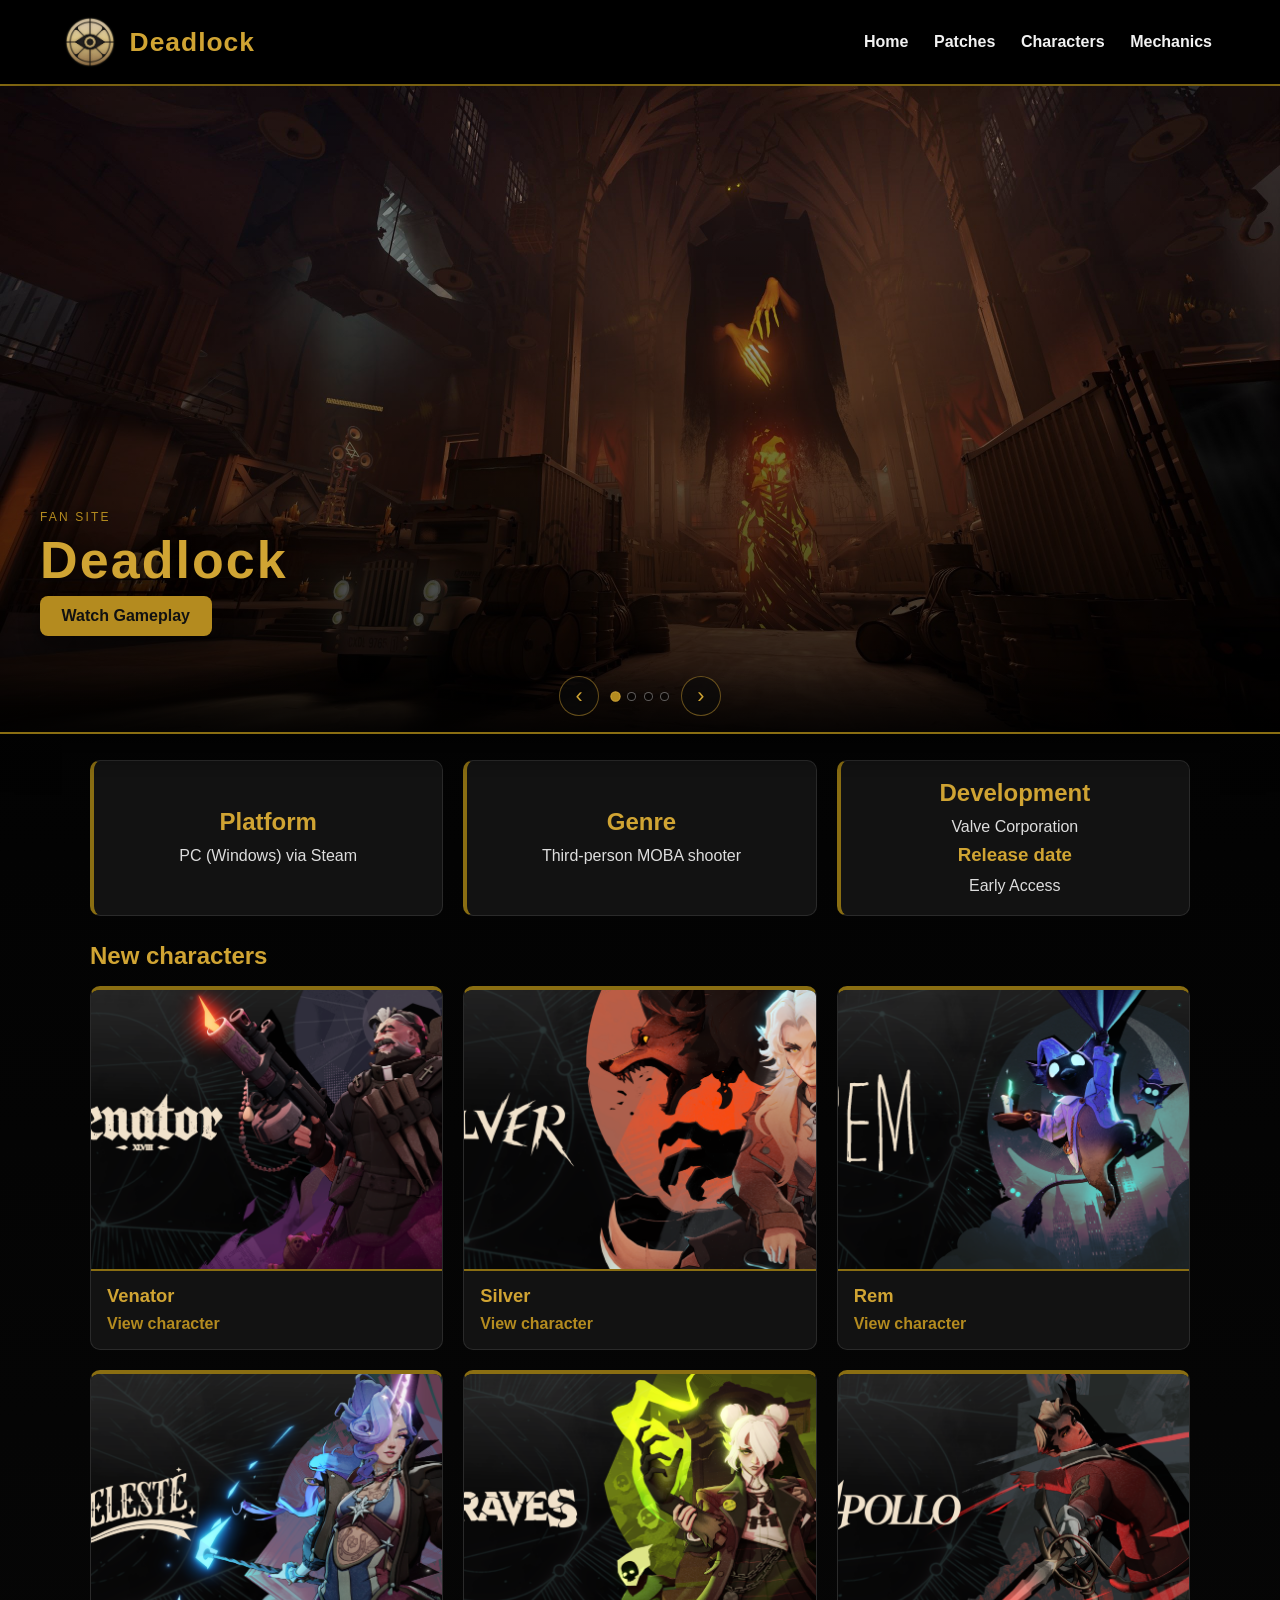
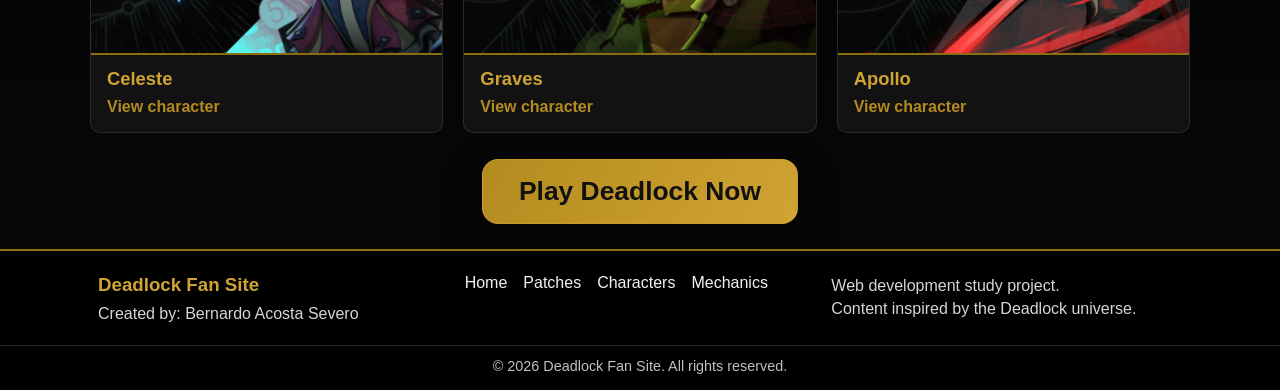
<file: index.html>
<!DOCTYPE html>
<html lang="en">
<head>
    <meta charset="UTF-8">
    <title>Deadlock Site</title>
    <link rel="stylesheet" href="index.css">
</head>
<body>

<header>
  <div>
    <img src="DeadlockLogo.png" alt="Dealock Site">
    <h1>Deadlock</h1>
  </div>

  <nav>
    <ul>
      <li><a href="index.html">Home</a></li>
      <li><a href="Patches.html">Patches</a></li>
      <li><a href="characters.html">Characters</a></li>
      <li><a href="mechanics.html">Mechanics</a></li>
    </ul>
  </nav>
</header>

<main>
  <section class="home-hero" aria-label="Visual highlights">
    <div class="hero-carousel">
      <div class="hero-slides">
        <div class="hero-slide active">
          <img src="images/img1.jpg" alt="Deadlock — captura 1">
        </div>
        <div class="hero-slide">
          <img src="images/img2.jpg" alt="Deadlock — captura 2">
        </div>
        <div class="hero-slide">
          <img src="images/img3.jpg" alt="Deadlock — captura 3">
        </div>
        <div class="hero-slide">
          <img src="images/img4.jpg" alt="Deadlock — captura 4">
        </div>
      </div>
      <div class="hero-overlay">
        <p class="hero-eyebrow">Fan site</p>
        <h2 class="hero-title">Deadlock</h2>
        <a class="hero-cta" href="https://www.youtube.com/watch?v=EYfAbig3IV4" target="_blank" rel="noopener noreferrer">Watch Gameplay</a>
      </div>
      <div class="hero-controls" role="group" aria-label="Controle do carrossel">
        <button type="button" class="hero-prev" aria-label="Imagem anterior">&lsaquo;</button>
        <div class="hero-dots"></div>
        <button type="button" class="hero-next" aria-label="Próxima imagem">&rsaquo;</button>
      </div>
    </div>
  </section>

  <section class="game-info" aria-label="Game information">
    <div>
      <h2>Platform</h2>
      <p>PC (Windows) via Steam</p>
    </div>
    <div>
      <h2>Genre</h2>
      <p>Third-person MOBA shooter</p>
    </div>
    <div>
      <h2>Development</h2>
      <p>Valve Corporation</p>
      <h3>Release date</h3>
      <p>Early Access</p>
    </div>
  </section>

  <section class="new-characters">
    <div class="section-title">
      <h2>New characters</h2>
    </div>

    <div class="character-grid">
      <article class="character-card">
        <div class="character-card-media">
          <img src="images/heroes/venator.png" alt="Venator">
        </div>
        <h3>Venator</h3>
        <a href="characters.html#venator">View character</a>
      </article>

      <article class="character-card">
        <div class="character-card-media">
          <img src="images/heroes/silver.png" alt="Silver">
        </div>
        <h3>Silver</h3>
        <a href="characters.html#silver">View character</a>
      </article>

      <article class="character-card">
        <div class="character-card-media">
          <img src="images/heroes/rem.png" alt="Rem">
        </div>
        <h3>Rem</h3>
        <a href="characters.html#rem">View character</a>
      </article>

      <article class="character-card">
        <div class="character-card-media">
          <img src="images/heroes/celeste.png" alt="Celeste">
        </div>
        <h3>Celeste</h3>
        <a href="characters.html#celeste">View character</a>
      </article>

      <article class="character-card">
        <div class="character-card-media">
          <img src="images/heroes/graves.png" alt="Graves">
        </div>
        <h3>Graves</h3>
        <a href="characters.html#graves">View character</a>
      </article>

      <article class="character-card">
        <div class="character-card-media">
          <img src="images/heroes/apollo.png" alt="Apollo">
        </div>
        <h3>Apollo</h3>
        <a href="characters.html#apollo">View character</a>
      </article>
    </div>
  </section>

  <section class="steam-cta steam-cta--button-only">
    <a class="steam-button" href="https://store.steampowered.com/app/1422450/Deadlock/">Play Deadlock Now</a>
  </section>
</main>

<footer>
  <div class="footer-content">
    <div class="footer-brand">
      <h3>Deadlock Fan Site</h3>
      <p>Created by: Bernardo Acosta Severo</p>
    </div>

    <div class="footer-links">
      <a href="index.html">Home</a>
      <a href="Patches.html">Patches</a>
      <a href="characters.html">Characters</a>
      <a href="mechanics.html">Mechanics</a>
    </div>

    <div class="footer-contact">
      <p>Web development study project.</p>
      <p>Content inspired by the Deadlock universe.</p>
    </div>
  </div>

  <div class="footer-bottom">
    <p>&copy; 2026 Deadlock Fan Site. All rights reserved.</p>
  </div>
</footer>

<script src="index.js" defer></script>
</body>
</html>
</file>
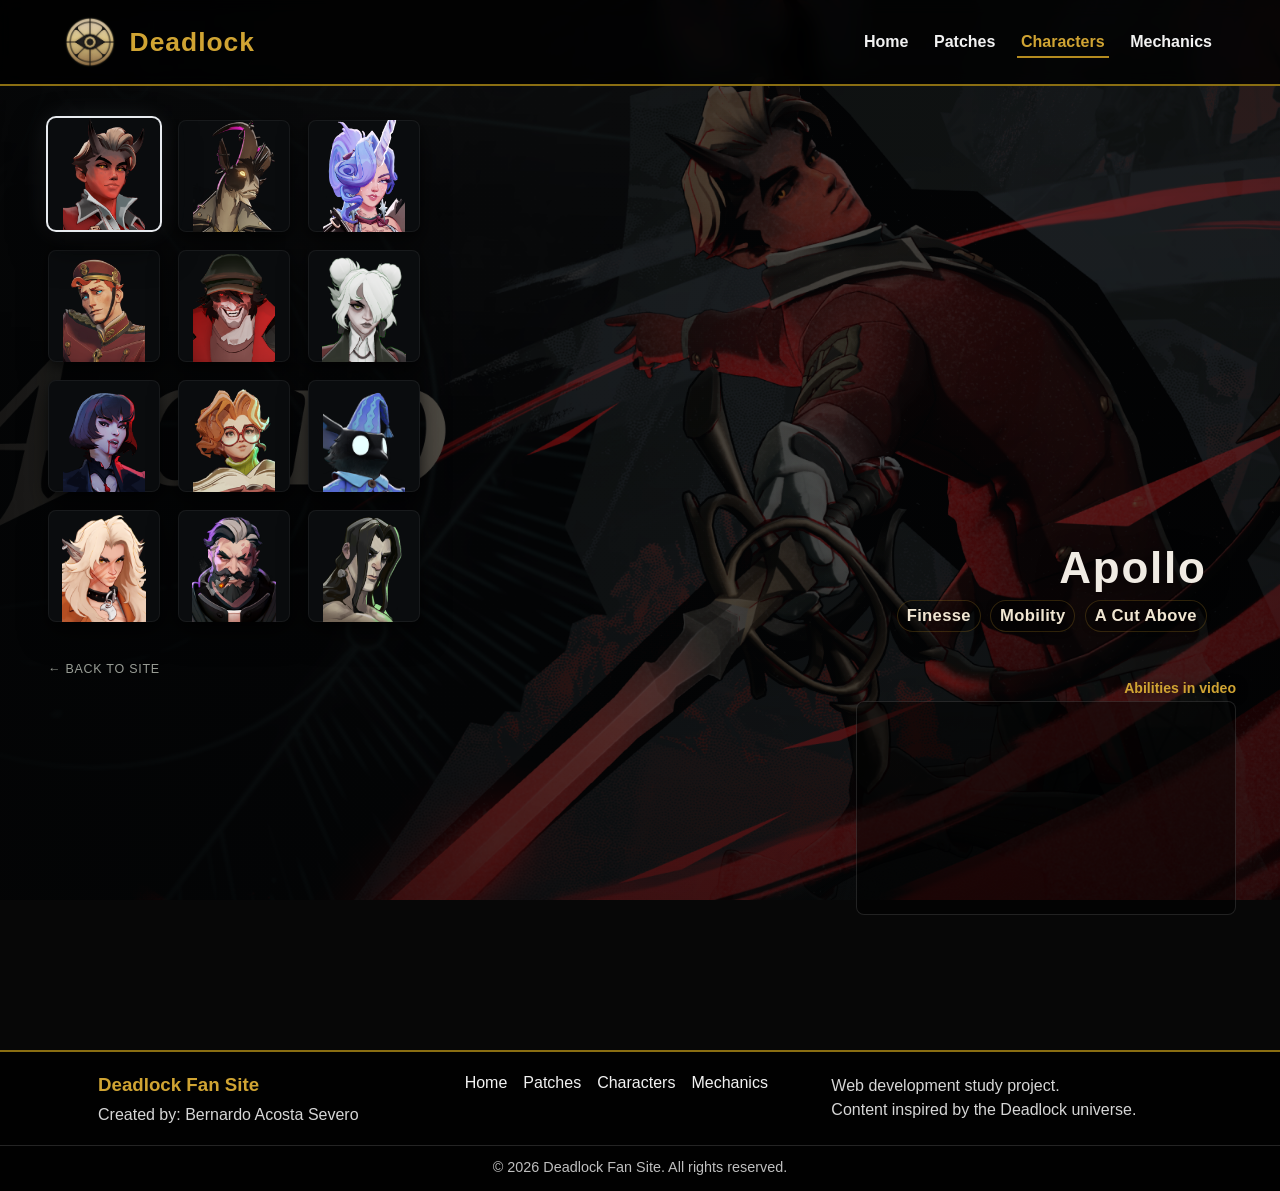
<file: characters.html>
<!DOCTYPE html>
<html lang="en">
<head>
  <meta charset="UTF-8">
  <meta name="viewport" content="width=device-width, initial-scale=1">
  <title>Characters — Deadlock Site</title>
  <link rel="stylesheet" href="index.css">
  <link rel="stylesheet" href="characters.css">
</head>
<body class="characters-page">

<div class="page-bg" id="page-bg" aria-hidden="true"></div>
<div class="page-scrim" aria-hidden="true"></div>

<header>
  <div>
    <img src="DeadlockLogo.png" alt="Deadlock">
    <h1>Deadlock</h1>
  </div>

  <nav>
    <ul>
      <li><a href="index.html">Home</a></li>
      <li><a href="Patches.html">Patches</a></li>
      <li><a href="characters.html" aria-current="page">Characters</a></li>
      <li><a href="mechanics.html">Mechanics</a></li>
    </ul>
  </nav>
</header>

<main class="characters-main">

  <div class="characters-layout">
    <aside class="select-hero-panel" aria-label="Character selection">
      <div class="character-select-grid" id="character-nav" role="group" aria-label="Character grid"></div>
      <a class="select-back" href="index.html">← Back to site</a>
    </aside>

    <div class="characters-right">
      <section class="character-panel" id="character-panel" aria-live="polite" aria-atomic="true">
        <div class="character-text">
          <h3 class="detail-name" id="detail-name"></h3>
          <div class="detail-traits" id="detail-traits" role="list" aria-label="Characteristics"></div>
        </div>
      </section>

      <div class="character-video-dock" id="character-video-dock">
        <h4 class="video-title">Abilities in video</h4>
        <div class="video-shell" id="video-shell">
          <div class="video-placeholder" id="video-placeholder" hidden></div>
          <iframe
            id="detail-video"
            class="detail-video"
            title="Character abilities video"
            allow="accelerometer; autoplay; clipboard-write; encrypted-media; gyroscope; picture-in-picture; web-share"
            referrerpolicy="strict-origin-when-cross-origin"
            allowfullscreen
            hidden></iframe>
        </div>
      </div>
    </div>
  </div>
</main>

<footer>
  <div class="footer-content">
    <div class="footer-brand">
      <h3>Deadlock Fan Site</h3>
      <p>Created by: Bernardo Acosta Severo</p>
    </div>

    <div class="footer-links">
      <a href="index.html">Home</a>
      <a href="Patches.html">Patches</a>
      <a href="characters.html">Characters</a>
      <a href="mechanics.html">Mechanics</a>
    </div>

    <div class="footer-contact">
      <p>Web development study project.</p>
      <p>Content inspired by the Deadlock universe.</p>
    </div>
  </div>

  <div class="footer-bottom">
    <p>&copy; 2026 Deadlock Fan Site. All rights reserved.</p>
  </div>
</footer>

<script src="characters.js" defer></script>
</body>
</html>
</file>
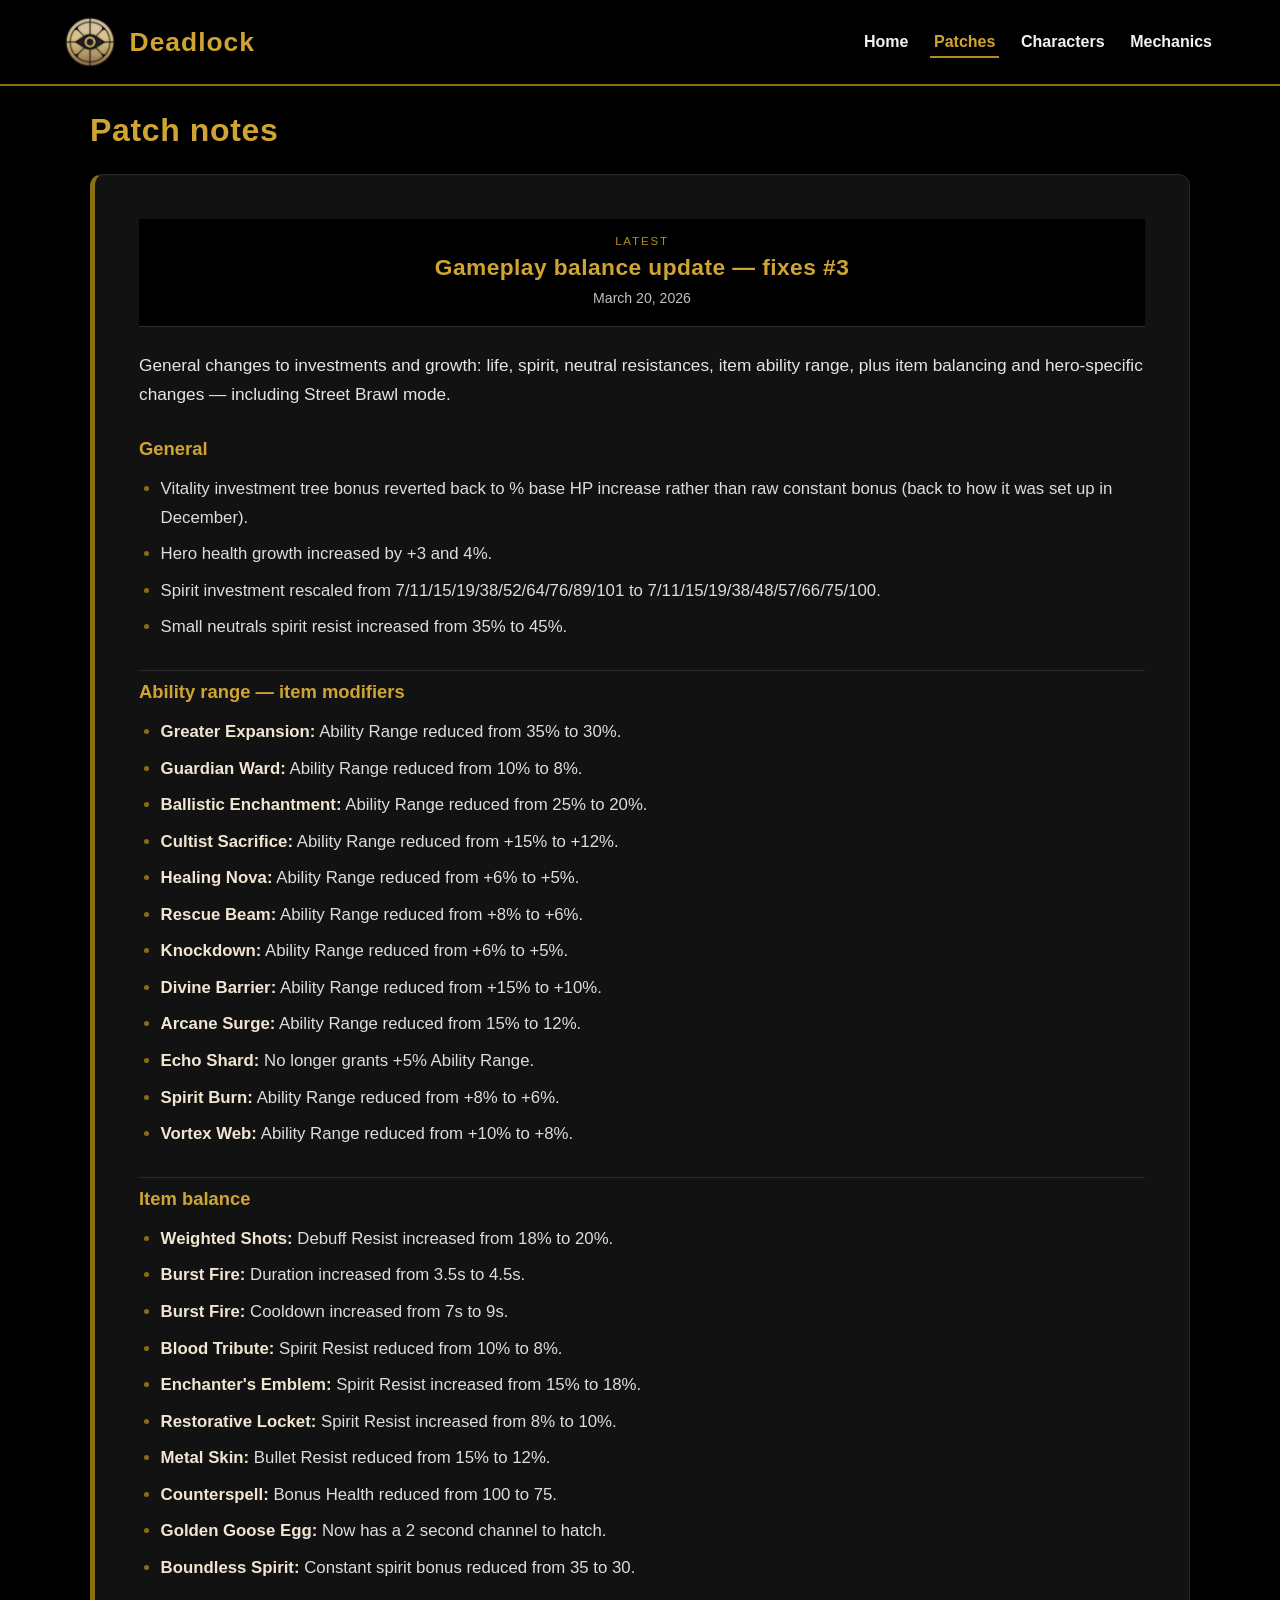
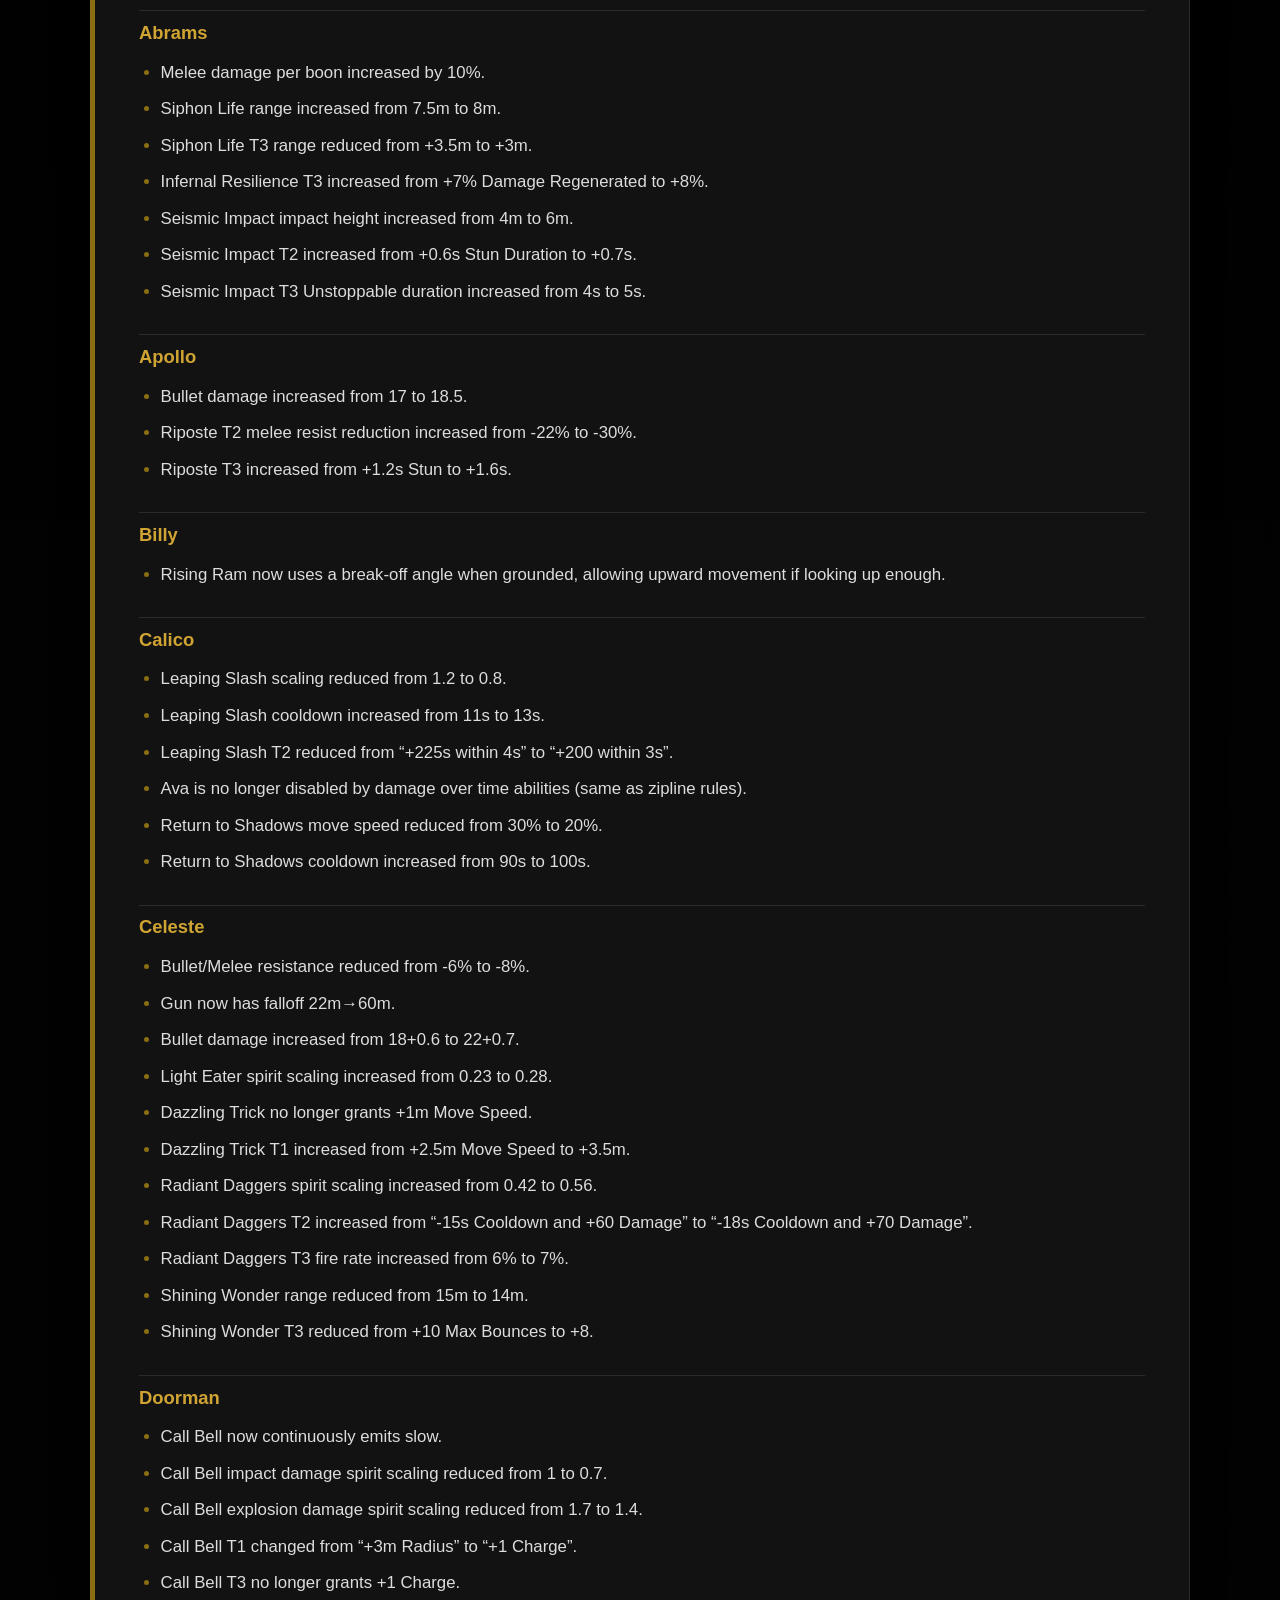
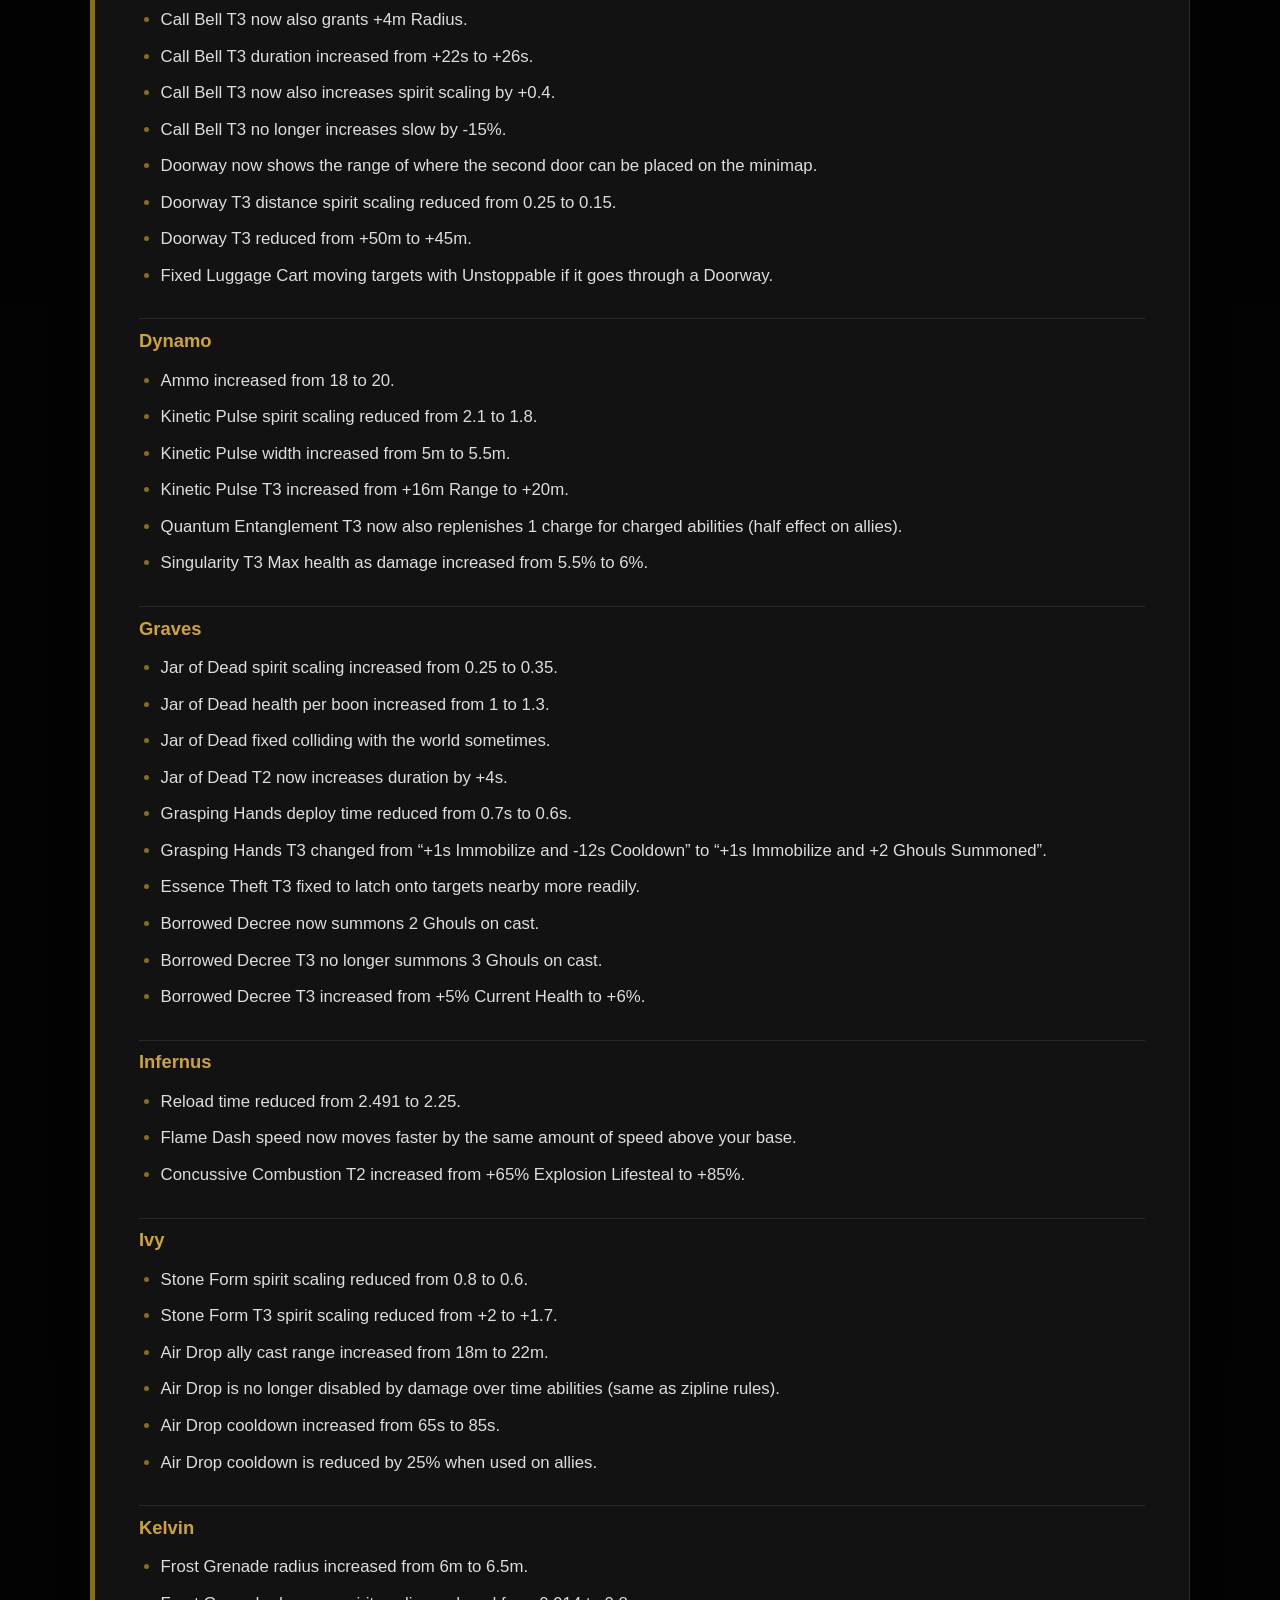
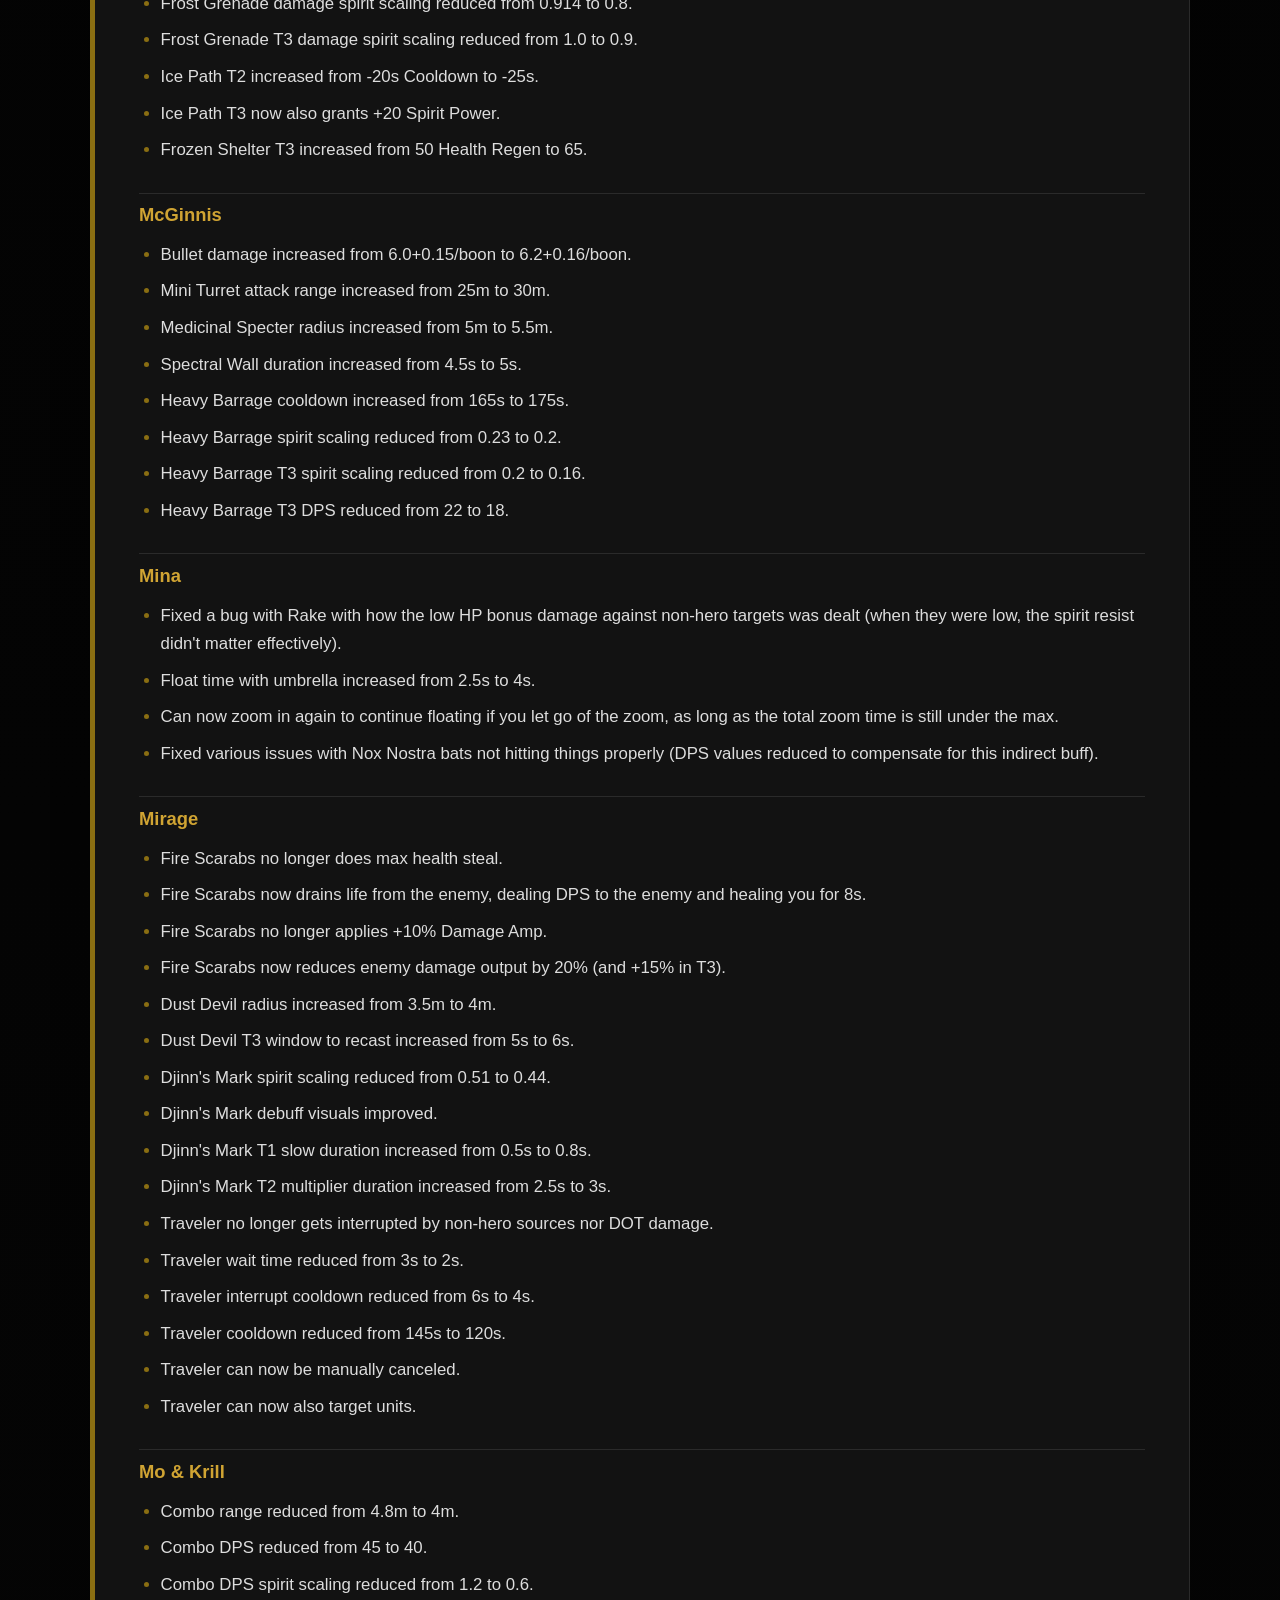
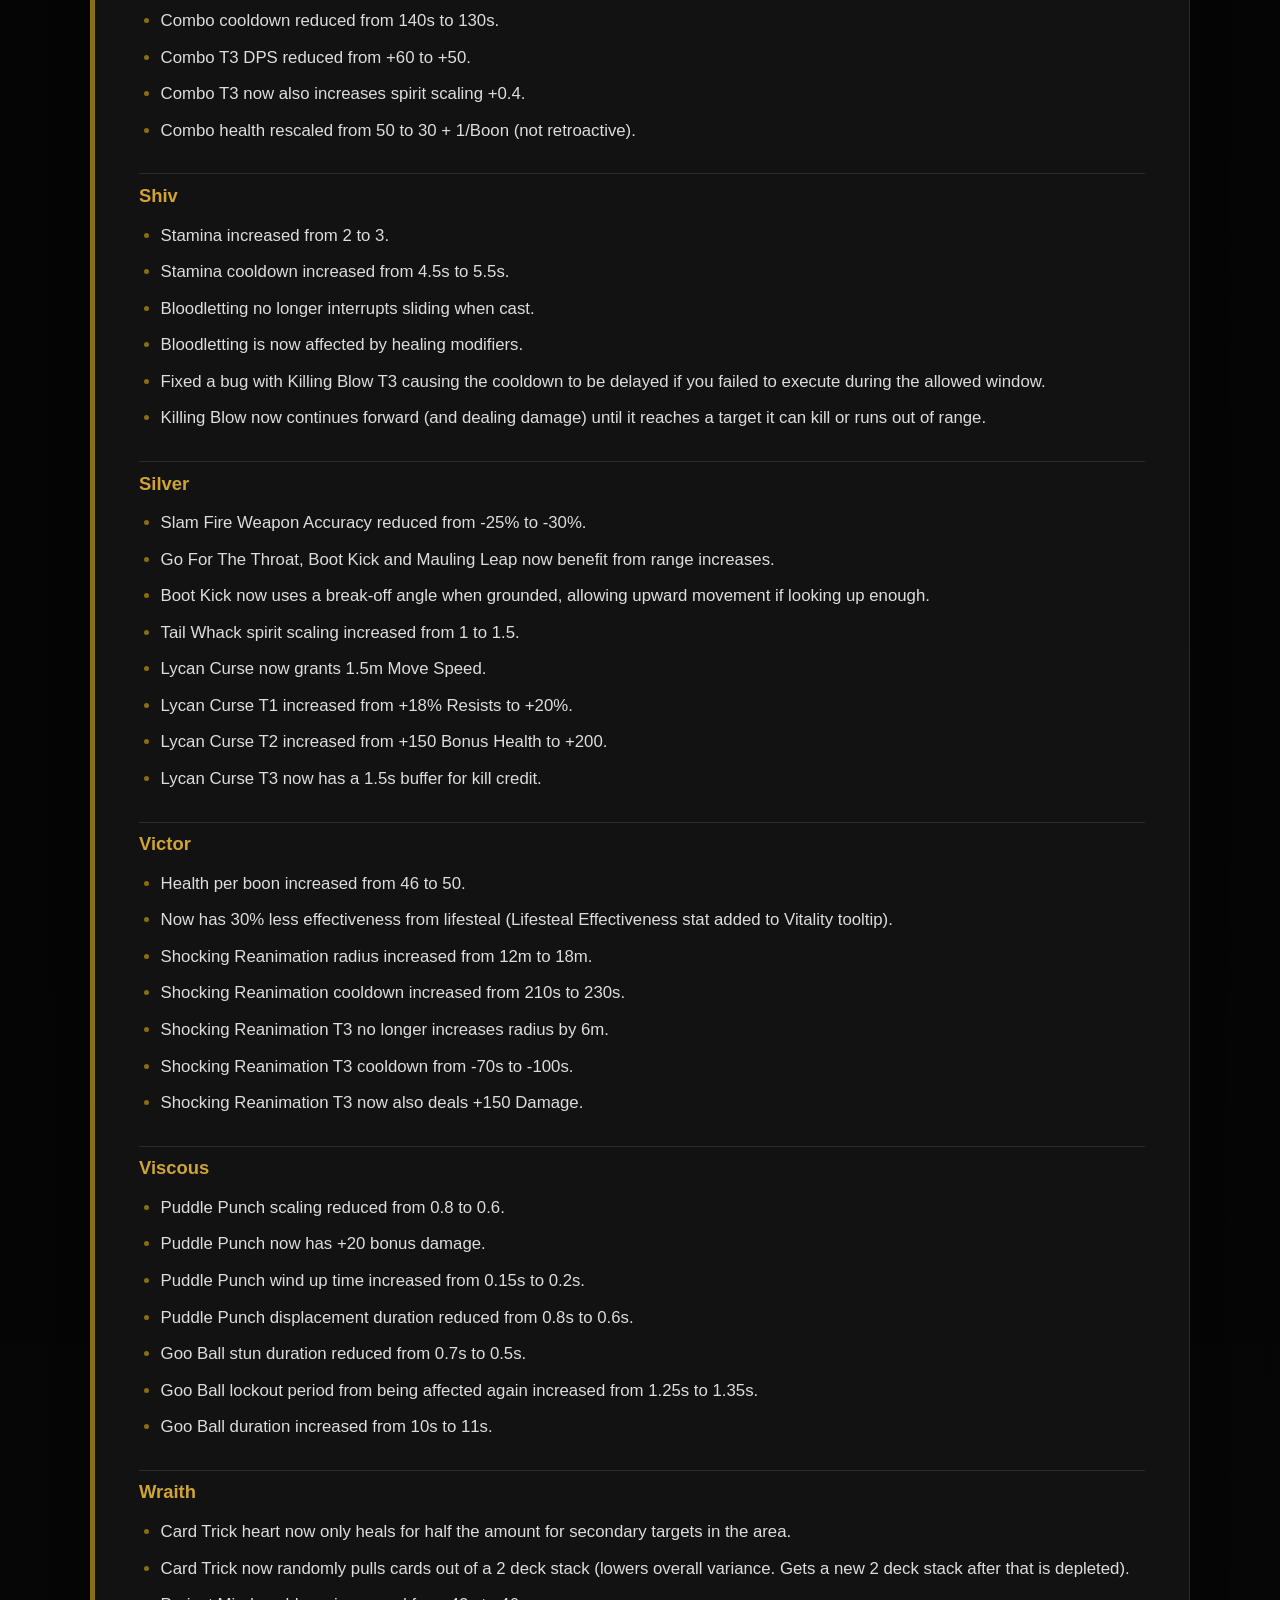
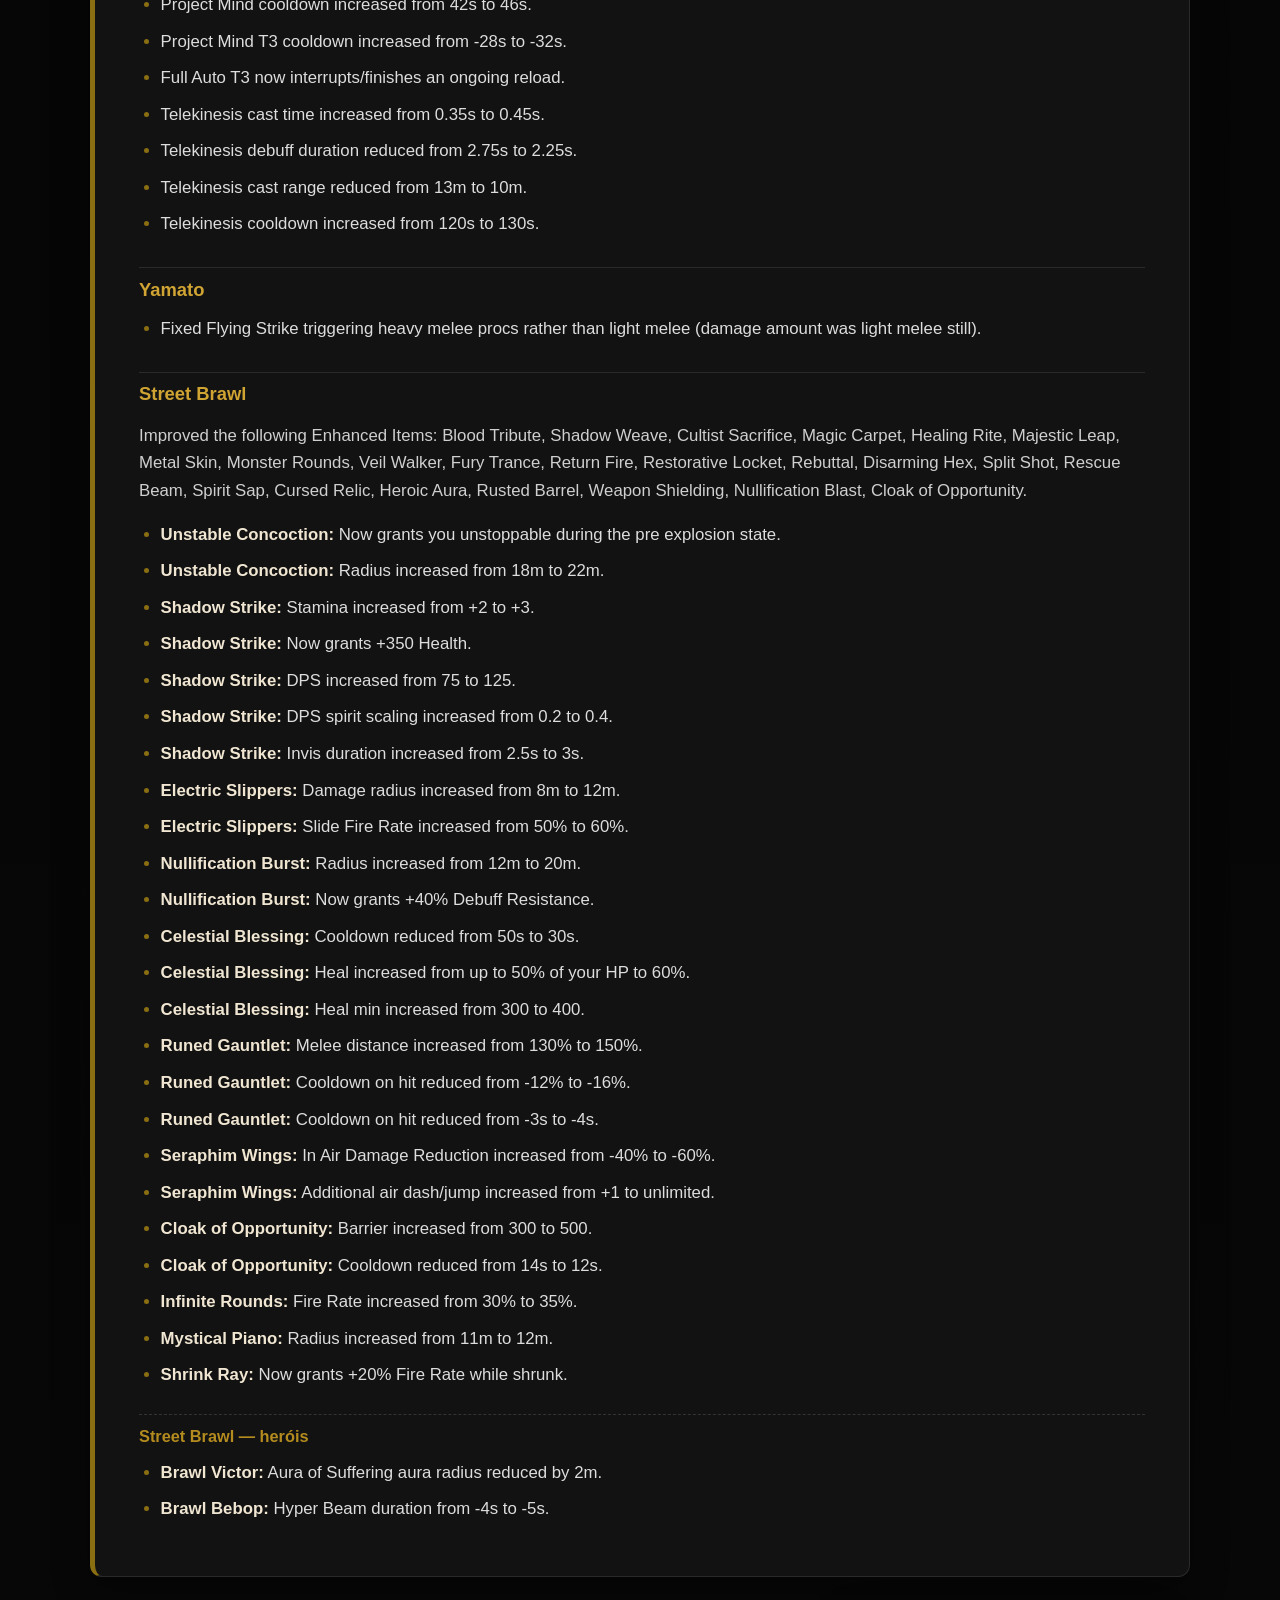
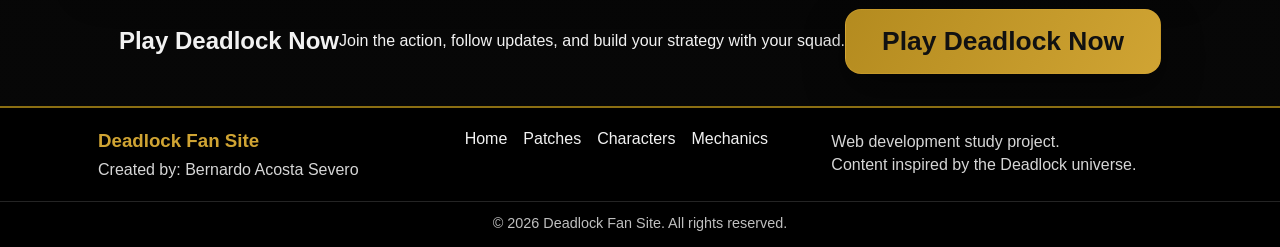
<file: Patches.html>
<!DOCTYPE html>
<html lang="en">
<head>
  <meta charset="UTF-8">
  <meta name="viewport" content="width=device-width, initial-scale=1">
  <title>Gameplay balance update — fixes #3 — Deadlock Site</title>
  <link rel="stylesheet" href="index.css">
  <link rel="stylesheet" href="patches.css">
</head>
<body class="patches-page">

<header>
  <div>
    <img src="DeadlockLogo.png" alt="Deadlock">
    <h1>Deadlock</h1>
  </div>

  <nav>
    <ul>
      <li><a href="index.html">Home</a></li>
      <li><a href="Patches.html" aria-current="page">Patches</a></li>
      <li><a href="characters.html">Characters</a></li>
      <li><a href="mechanics.html">Mechanics</a></li>
    </ul>
  </nav>
</header>

<main>
  <section class="patches-intro">
    <h2 class="patches-page-title">Patch notes</h2>
  </section>

  <section class="patches-section" aria-label="Patch content">
    <div class="patch-notes-document">
      <header class="patch-notes-header">
        <p class="patch-eyebrow">Latest</p>
        <p class="patch-version" id="patch-version-label">Gameplay balance update — fixes #3</p>
        <p class="patch-meta">
          <time datetime="2026-03-20">March 20, 2026</time>
        </p>
      </header>

      <div class="patch-notes-body">
        <p class="patch-lead">
          General changes to investments and growth: life, spirit, neutral resistances, item ability range, plus item balancing and hero-specific changes — including Street Brawl mode.
        </p>

      <h3>General</h3>
      <ul>
        <li>Vitality investment tree bonus reverted back to % base HP increase rather than raw constant bonus (back to how it was set up in December).</li>
        <li>Hero health growth increased by +3 and 4%.</li>
        <li>Spirit investment rescaled from 7/11/15/19/38/52/64/76/89/101 to 7/11/15/19/38/48/57/66/75/100.</li>
        <li>Small neutrals spirit resist increased from 35% to 45%.</li>
      </ul>

      <h3>Ability range — item modifiers</h3>
      <ul>
        <li><strong>Greater Expansion:</strong> Ability Range reduced from 35% to 30%.</li>
        <li><strong>Guardian Ward:</strong> Ability Range reduced from 10% to 8%.</li>
        <li><strong>Ballistic Enchantment:</strong> Ability Range reduced from 25% to 20%.</li>
        <li><strong>Cultist Sacrifice:</strong> Ability Range reduced from +15% to +12%.</li>
        <li><strong>Healing Nova:</strong> Ability Range reduced from +6% to +5%.</li>
        <li><strong>Rescue Beam:</strong> Ability Range reduced from +8% to +6%.</li>
        <li><strong>Knockdown:</strong> Ability Range reduced from +6% to +5%.</li>
        <li><strong>Divine Barrier:</strong> Ability Range reduced from +15% to +10%.</li>
        <li><strong>Arcane Surge:</strong> Ability Range reduced from 15% to 12%.</li>
        <li><strong>Echo Shard:</strong> No longer grants +5% Ability Range.</li>
        <li><strong>Spirit Burn:</strong> Ability Range reduced from +8% to +6%.</li>
        <li><strong>Vortex Web:</strong> Ability Range reduced from +10% to +8%.</li>
      </ul>

      <h3>Item balance</h3>
      <ul>
        <li><strong>Weighted Shots:</strong> Debuff Resist increased from 18% to 20%.</li>
        <li><strong>Burst Fire:</strong> Duration increased from 3.5s to 4.5s.</li>
        <li><strong>Burst Fire:</strong> Cooldown increased from 7s to 9s.</li>
        <li><strong>Blood Tribute:</strong> Spirit Resist reduced from 10% to 8%.</li>
        <li><strong>Enchanter's Emblem:</strong> Spirit Resist increased from 15% to 18%.</li>
        <li><strong>Restorative Locket:</strong> Spirit Resist increased from 8% to 10%.</li>
        <li><strong>Metal Skin:</strong> Bullet Resist reduced from 15% to 12%.</li>
        <li><strong>Counterspell:</strong> Bonus Health reduced from 100 to 75.</li>
        <li><strong>Golden Goose Egg:</strong> Now has a 2 second channel to hatch.</li>
        <li><strong>Boundless Spirit:</strong> Constant spirit bonus reduced from 35 to 30.</li>
      </ul>

      <h3>Abrams</h3>
      <ul>
        <li>Melee damage per boon increased by 10%.</li>
        <li>Siphon Life range increased from 7.5m to 8m.</li>
        <li>Siphon Life T3 range reduced from +3.5m to +3m.</li>
        <li>Infernal Resilience T3 increased from +7% Damage Regenerated to +8%.</li>
        <li>Seismic Impact impact height increased from 4m to 6m.</li>
        <li>Seismic Impact T2 increased from +0.6s Stun Duration to +0.7s.</li>
        <li>Seismic Impact T3 Unstoppable duration increased from 4s to 5s.</li>
      </ul>

      <h3>Apollo</h3>
      <ul>
        <li>Bullet damage increased from 17 to 18.5.</li>
        <li>Riposte T2 melee resist reduction increased from -22% to -30%.</li>
        <li>Riposte T3 increased from +1.2s Stun to +1.6s.</li>
      </ul>

      <h3>Billy</h3>
      <ul>
        <li>Rising Ram now uses a break-off angle when grounded, allowing upward movement if looking up enough.</li>
      </ul>

      <h3>Calico</h3>
      <ul>
        <li>Leaping Slash scaling reduced from 1.2 to 0.8.</li>
        <li>Leaping Slash cooldown increased from 11s to 13s.</li>
        <li>Leaping Slash T2 reduced from &ldquo;+225s within 4s&rdquo; to &ldquo;+200 within 3s&rdquo;.</li>
        <li>Ava is no longer disabled by damage over time abilities (same as zipline rules).</li>
        <li>Return to Shadows move speed reduced from 30% to 20%.</li>
        <li>Return to Shadows cooldown increased from 90s to 100s.</li>
      </ul>

      <h3>Celeste</h3>
      <ul>
        <li>Bullet/Melee resistance reduced from -6% to -8%.</li>
        <li>Gun now has falloff 22m→60m.</li>
        <li>Bullet damage increased from 18+0.6 to 22+0.7.</li>
        <li>Light Eater spirit scaling increased from 0.23 to 0.28.</li>
        <li>Dazzling Trick no longer grants +1m Move Speed.</li>
        <li>Dazzling Trick T1 increased from +2.5m Move Speed to +3.5m.</li>
        <li>Radiant Daggers spirit scaling increased from 0.42 to 0.56.</li>
        <li>Radiant Daggers T2 increased from &ldquo;-15s Cooldown and +60 Damage&rdquo; to &ldquo;-18s Cooldown and +70 Damage&rdquo;.</li>
        <li>Radiant Daggers T3 fire rate increased from 6% to 7%.</li>
        <li>Shining Wonder range reduced from 15m to 14m.</li>
        <li>Shining Wonder T3 reduced from +10 Max Bounces to +8.</li>
      </ul>

      <h3>Doorman</h3>
      <ul>
        <li>Call Bell now continuously emits slow.</li>
        <li>Call Bell impact damage spirit scaling reduced from 1 to 0.7.</li>
        <li>Call Bell explosion damage spirit scaling reduced from 1.7 to 1.4.</li>
        <li>Call Bell T1 changed from &ldquo;+3m Radius&rdquo; to &ldquo;+1 Charge&rdquo;.</li>
        <li>Call Bell T3 no longer grants +1 Charge.</li>
        <li>Call Bell T3 now also grants +4m Radius.</li>
        <li>Call Bell T3 duration increased from +22s to +26s.</li>
        <li>Call Bell T3 now also increases spirit scaling by +0.4.</li>
        <li>Call Bell T3 no longer increases slow by -15%.</li>
        <li>Doorway now shows the range of where the second door can be placed on the minimap.</li>
        <li>Doorway T3 distance spirit scaling reduced from 0.25 to 0.15.</li>
        <li>Doorway T3 reduced from +50m to +45m.</li>
        <li>Fixed Luggage Cart moving targets with Unstoppable if it goes through a Doorway.</li>
      </ul>

      <h3>Dynamo</h3>
      <ul>
        <li>Ammo increased from 18 to 20.</li>
        <li>Kinetic Pulse spirit scaling reduced from 2.1 to 1.8.</li>
        <li>Kinetic Pulse width increased from 5m to 5.5m.</li>
        <li>Kinetic Pulse T3 increased from +16m Range to +20m.</li>
        <li>Quantum Entanglement T3 now also replenishes 1 charge for charged abilities (half effect on allies).</li>
        <li>Singularity T3 Max health as damage increased from 5.5% to 6%.</li>
      </ul>

      <h3>Graves</h3>
      <ul>
        <li>Jar of Dead spirit scaling increased from 0.25 to 0.35.</li>
        <li>Jar of Dead health per boon increased from 1 to 1.3.</li>
        <li>Jar of Dead fixed colliding with the world sometimes.</li>
        <li>Jar of Dead T2 now increases duration by +4s.</li>
        <li>Grasping Hands deploy time reduced from 0.7s to 0.6s.</li>
        <li>Grasping Hands T3 changed from &ldquo;+1s Immobilize and -12s Cooldown&rdquo; to &ldquo;+1s Immobilize and +2 Ghouls Summoned&rdquo;.</li>
        <li>Essence Theft T3 fixed to latch onto targets nearby more readily.</li>
        <li>Borrowed Decree now summons 2 Ghouls on cast.</li>
        <li>Borrowed Decree T3 no longer summons 3 Ghouls on cast.</li>
        <li>Borrowed Decree T3 increased from +5% Current Health to +6%.</li>
      </ul>

      <h3>Infernus</h3>
      <ul>
        <li>Reload time reduced from 2.491 to 2.25.</li>
        <li>Flame Dash speed now moves faster by the same amount of speed above your base.</li>
        <li>Concussive Combustion T2 increased from +65% Explosion Lifesteal to +85%.</li>
      </ul>

      <h3>Ivy</h3>
      <ul>
        <li>Stone Form spirit scaling reduced from 0.8 to 0.6.</li>
        <li>Stone Form T3 spirit scaling reduced from +2 to +1.7.</li>
        <li>Air Drop ally cast range increased from 18m to 22m.</li>
        <li>Air Drop is no longer disabled by damage over time abilities (same as zipline rules).</li>
        <li>Air Drop cooldown increased from 65s to 85s.</li>
        <li>Air Drop cooldown is reduced by 25% when used on allies.</li>
      </ul>

      <h3>Kelvin</h3>
      <ul>
        <li>Frost Grenade radius increased from 6m to 6.5m.</li>
        <li>Frost Grenade damage spirit scaling reduced from 0.914 to 0.8.</li>
        <li>Frost Grenade T3 damage spirit scaling reduced from 1.0 to 0.9.</li>
        <li>Ice Path T2 increased from -20s Cooldown to -25s.</li>
        <li>Ice Path T3 now also grants +20 Spirit Power.</li>
        <li>Frozen Shelter T3 increased from 50 Health Regen to 65.</li>
      </ul>

      <h3>McGinnis</h3>
      <ul>
        <li>Bullet damage increased from 6.0+0.15/boon to 6.2+0.16/boon.</li>
        <li>Mini Turret attack range increased from 25m to 30m.</li>
        <li>Medicinal Specter radius increased from 5m to 5.5m.</li>
        <li>Spectral Wall duration increased from 4.5s to 5s.</li>
        <li>Heavy Barrage cooldown increased from 165s to 175s.</li>
        <li>Heavy Barrage spirit scaling reduced from 0.23 to 0.2.</li>
        <li>Heavy Barrage T3 spirit scaling reduced from 0.2 to 0.16.</li>
        <li>Heavy Barrage T3 DPS reduced from 22 to 18.</li>
      </ul>

      <h3>Mina</h3>
      <ul>
        <li>Fixed a bug with Rake with how the low HP bonus damage against non-hero targets was dealt (when they were low, the spirit resist didn't matter effectively).</li>
        <li>Float time with umbrella increased from 2.5s to 4s.</li>
        <li>Can now zoom in again to continue floating if you let go of the zoom, as long as the total zoom time is still under the max.</li>
        <li>Fixed various issues with Nox Nostra bats not hitting things properly (DPS values reduced to compensate for this indirect buff).</li>
      </ul>

      <h3>Mirage</h3>
      <ul>
        <li>Fire Scarabs no longer does max health steal.</li>
        <li>Fire Scarabs now drains life from the enemy, dealing DPS to the enemy and healing you for 8s.</li>
        <li>Fire Scarabs no longer applies +10% Damage Amp.</li>
        <li>Fire Scarabs now reduces enemy damage output by 20% (and +15% in T3).</li>
        <li>Dust Devil radius increased from 3.5m to 4m.</li>
        <li>Dust Devil T3 window to recast increased from 5s to 6s.</li>
        <li>Djinn's Mark spirit scaling reduced from 0.51 to 0.44.</li>
        <li>Djinn's Mark debuff visuals improved.</li>
        <li>Djinn's Mark T1 slow duration increased from 0.5s to 0.8s.</li>
        <li>Djinn's Mark T2 multiplier duration increased from 2.5s to 3s.</li>
        <li>Traveler no longer gets interrupted by non-hero sources nor DOT damage.</li>
        <li>Traveler wait time reduced from 3s to 2s.</li>
        <li>Traveler interrupt cooldown reduced from 6s to 4s.</li>
        <li>Traveler cooldown reduced from 145s to 120s.</li>
        <li>Traveler can now be manually canceled.</li>
        <li>Traveler can now also target units.</li>
      </ul>

      <h3>Mo &amp; Krill</h3>
      <ul>
        <li>Combo range reduced from 4.8m to 4m.</li>
        <li>Combo DPS reduced from 45 to 40.</li>
        <li>Combo DPS spirit scaling reduced from 1.2 to 0.6.</li>
        <li>Combo cooldown reduced from 140s to 130s.</li>
        <li>Combo T3 DPS reduced from +60 to +50.</li>
        <li>Combo T3 now also increases spirit scaling +0.4.</li>
        <li>Combo health rescaled from 50 to 30 + 1/Boon (not retroactive).</li>
      </ul>

      <h3>Shiv</h3>
      <ul>
        <li>Stamina increased from 2 to 3.</li>
        <li>Stamina cooldown increased from 4.5s to 5.5s.</li>
        <li>Bloodletting no longer interrupts sliding when cast.</li>
        <li>Bloodletting is now affected by healing modifiers.</li>
        <li>Fixed a bug with Killing Blow T3 causing the cooldown to be delayed if you failed to execute during the allowed window.</li>
        <li>Killing Blow now continues forward (and dealing damage) until it reaches a target it can kill or runs out of range.</li>
      </ul>

      <h3>Silver</h3>
      <ul>
        <li>Slam Fire Weapon Accuracy reduced from -25% to -30%.</li>
        <li>Go For The Throat, Boot Kick and Mauling Leap now benefit from range increases.</li>
        <li>Boot Kick now uses a break-off angle when grounded, allowing upward movement if looking up enough.</li>
        <li>Tail Whack spirit scaling increased from 1 to 1.5.</li>
        <li>Lycan Curse now grants 1.5m Move Speed.</li>
        <li>Lycan Curse T1 increased from +18% Resists to +20%.</li>
        <li>Lycan Curse T2 increased from +150 Bonus Health to +200.</li>
        <li>Lycan Curse T3 now has a 1.5s buffer for kill credit.</li>
      </ul>

      <h3>Victor</h3>
      <ul>
        <li>Health per boon increased from 46 to 50.</li>
        <li>Now has 30% less effectiveness from lifesteal (Lifesteal Effectiveness stat added to Vitality tooltip).</li>
        <li>Shocking Reanimation radius increased from 12m to 18m.</li>
        <li>Shocking Reanimation cooldown increased from 210s to 230s.</li>
        <li>Shocking Reanimation T3 no longer increases radius by 6m.</li>
        <li>Shocking Reanimation T3 cooldown from -70s to -100s.</li>
        <li>Shocking Reanimation T3 now also deals +150 Damage.</li>
      </ul>

      <h3>Viscous</h3>
      <ul>
        <li>Puddle Punch scaling reduced from 0.8 to 0.6.</li>
        <li>Puddle Punch now has +20 bonus damage.</li>
        <li>Puddle Punch wind up time increased from 0.15s to 0.2s.</li>
        <li>Puddle Punch displacement duration reduced from 0.8s to 0.6s.</li>
        <li>Goo Ball stun duration reduced from 0.7s to 0.5s.</li>
        <li>Goo Ball lockout period from being affected again increased from 1.25s to 1.35s.</li>
        <li>Goo Ball duration increased from 10s to 11s.</li>
      </ul>

      <h3>Wraith</h3>
      <ul>
        <li>Card Trick heart now only heals for half the amount for secondary targets in the area.</li>
        <li>Card Trick now randomly pulls cards out of a 2 deck stack (lowers overall variance. Gets a new 2 deck stack after that is depleted).</li>
        <li>Project Mind cooldown increased from 42s to 46s.</li>
        <li>Project Mind T3 cooldown increased from -28s to -32s.</li>
        <li>Full Auto T3 now interrupts/finishes an ongoing reload.</li>
        <li>Telekinesis cast time increased from 0.35s to 0.45s.</li>
        <li>Telekinesis debuff duration reduced from 2.75s to 2.25s.</li>
        <li>Telekinesis cast range reduced from 13m to 10m.</li>
        <li>Telekinesis cooldown increased from 120s to 130s.</li>
      </ul>

      <h3>Yamato</h3>
      <ul>
        <li>Fixed Flying Strike triggering heavy melee procs rather than light melee (damage amount was light melee still).</li>
      </ul>

      <h3>Street Brawl</h3>
      <p class="patch-street-intro">
        Improved the following Enhanced Items: Blood Tribute, Shadow Weave, Cultist Sacrifice, Magic Carpet, Healing Rite, Majestic Leap,
        Metal Skin, Monster Rounds, Veil Walker, Fury Trance, Return Fire, Restorative Locket, Rebuttal, Disarming Hex, Split Shot,
        Rescue Beam, Spirit Sap, Cursed Relic, Heroic Aura, Rusted Barrel, Weapon Shielding, Nullification Blast, Cloak of Opportunity.
      </p>
      <ul>
        <li><strong>Unstable Concoction:</strong> Now grants you unstoppable during the pre explosion state.</li>
        <li><strong>Unstable Concoction:</strong> Radius increased from 18m to 22m.</li>
        <li><strong>Shadow Strike:</strong> Stamina increased from +2 to +3.</li>
        <li><strong>Shadow Strike:</strong> Now grants +350 Health.</li>
        <li><strong>Shadow Strike:</strong> DPS increased from 75 to 125.</li>
        <li><strong>Shadow Strike:</strong> DPS spirit scaling increased from 0.2 to 0.4.</li>
        <li><strong>Shadow Strike:</strong> Invis duration increased from 2.5s to 3s.</li>
        <li><strong>Electric Slippers:</strong> Damage radius increased from 8m to 12m.</li>
        <li><strong>Electric Slippers:</strong> Slide Fire Rate increased from 50% to 60%.</li>
        <li><strong>Nullification Burst:</strong> Radius increased from 12m to 20m.</li>
        <li><strong>Nullification Burst:</strong> Now grants +40% Debuff Resistance.</li>
        <li><strong>Celestial Blessing:</strong> Cooldown reduced from 50s to 30s.</li>
        <li><strong>Celestial Blessing:</strong> Heal increased from up to 50% of your HP to 60%.</li>
        <li><strong>Celestial Blessing:</strong> Heal min increased from 300 to 400.</li>
        <li><strong>Runed Gauntlet:</strong> Melee distance increased from 130% to 150%.</li>
        <li><strong>Runed Gauntlet:</strong> Cooldown on hit reduced from -12% to -16%.</li>
        <li><strong>Runed Gauntlet:</strong> Cooldown on hit reduced from -3s to -4s.</li>
        <li><strong>Seraphim Wings:</strong> In Air Damage Reduction increased from -40% to -60%.</li>
        <li><strong>Seraphim Wings:</strong> Additional air dash/jump increased from +1 to unlimited.</li>
        <li><strong>Cloak of Opportunity:</strong> Barrier increased from 300 to 500.</li>
        <li><strong>Cloak of Opportunity:</strong> Cooldown reduced from 14s to 12s.</li>
        <li><strong>Infinite Rounds:</strong> Fire Rate increased from 30% to 35%.</li>
        <li><strong>Mystical Piano:</strong> Radius increased from 11m to 12m.</li>
        <li><strong>Shrink Ray:</strong> Now grants +20% Fire Rate while shrunk.</li>
      </ul>

      <h4 class="patch-brawl-heroes">Street Brawl — heróis</h4>
      <ul>
        <li><strong>Brawl Victor:</strong> Aura of Suffering aura radius reduced by 2m.</li>
        <li><strong>Brawl Bebop:</strong> Hyper Beam duration from -4s to -5s.</li>
      </ul>
    </div>
  </div>
</section>

  <section class="steam-cta">
    <h2>Play Deadlock Now</h2>
    <p>Join the action, follow updates, and build your strategy with your squad.</p>
    <a class="steam-button" href="https://store.steampowered.com/app/1422450/Deadlock/">Play Deadlock Now</a>
  </section>
</main>

<footer>
  <div class="footer-content">
    <div class="footer-brand">
      <h3>Deadlock Fan Site</h3>
      <p>Created by: Bernardo Acosta Severo</p>
    </div>

    <div class="footer-links">
      <a href="index.html">Home</a>
      <a href="Patches.html">Patches</a>
      <a href="characters.html">Characters</a>
      <a href="mechanics.html">Mechanics</a>
    </div>

    <div class="footer-contact">
      <p>Web development study project.</p>
      <p>Content inspired by the Deadlock universe.</p>
    </div>
  </div>

  <div class="footer-bottom">
    <p>&copy; 2026 Deadlock Fan Site. All rights reserved.</p>
  </div>
</footer>

</body>
</html>
</file>
<file: index.css>
:root {
    --bg-main: #070707;
    --bg-surface: #121212;
    --gold-dark: #8a6e12;
    --gold: #b48b1f;
    --gold-light: #d0a433;
    --text-main: #f2f2f2;
}

* {
    margin: 0;
    padding: 0;
    box-sizing: border-box;
}

html {
    font-size: 16px;
}

body {
    /* Layout base da página. */
    font-family: Arial, Helvetica, sans-serif;
    background: linear-gradient(180deg, #000 0%, var(--bg-main) 100%);
    color: var(--text-main);
    min-height: 100vh;
    display: flex;
    flex-direction: column;
}

main {
    /* Área principal do conteúdo. */
    flex: 1;
}

header {
    display: flex;
    justify-content: space-between;
    align-items: center;
    padding: 1rem 5%;
    background-color: #000;
    border-bottom: 2px solid var(--gold-dark);
}

header > div {
    display: flex;
    align-items: center;
    gap: 0.85rem;
}

header img {
    width: 52px;
    height: 52px;
    object-fit: contain;
    display: block;
}

header h1 {
    color: var(--gold-light);
    font-size: 1.65rem;
    letter-spacing: 1px;
}

nav ul {
    list-style: none;
    display: flex;
    gap: 1.1rem;
    flex-wrap: wrap;
    justify-content: flex-end;
}

nav a {
    text-decoration: none;
    color: var(--text-main);
    font-weight: 600;
    padding: 0.35rem 0.25rem;
    border-bottom: 2px solid transparent;
    transition: color 0.25s ease, border-color 0.25s ease, transform 0.25s ease;
}

nav a:hover {
    color: var(--gold-light);
    border-color: var(--gold);
    transform: translateY(-1px);
}

section:not(.home-hero) {
    width: min(1100px, 92%);
    margin: 1.6rem auto;
}

.game-info {
    display: grid;
    grid-template-columns: repeat(auto-fit, minmax(230px, 1fr));
    gap: 1.25rem;
}

.game-info > div {
    background: var(--bg-surface);
    border: 1px solid #2a2a2a;
    border-left: 4px solid var(--gold-dark);
    border-radius: 10px;
    padding: 1.15rem 1.25rem;
    display: flex;
    flex-direction: column;
    align-items: center;
    justify-content: center;
    text-align: center;
    transition: transform 0.25s ease, box-shadow 0.25s ease, border-color 0.25s ease;
}

.game-info > div:hover {
    transform: translateY(-4px);
    border-color: #3b3b3b;
    box-shadow: 0 8px 20px rgba(0, 0, 0, 0.35);
}

.game-info h1,
.game-info h2,
.game-info h3 {
    color: var(--gold-light);
    margin: 0 0 0.5rem 0;
}

.game-info p {
    color: #ddd;
    line-height: 1.45;
    margin: 0;
    text-align: center;
}

.game-info h3 {
    margin-top: 0.35rem; /* espaçamento confortável sem “puxar” o card demais */
}

/* Hero: carrossel em JS, largura total abaixo do header */
.home-hero {
    width: 100%;
    margin: 0;
    padding: 0;
}

.hero-carousel {
    position: relative;
    width: 100%;
    min-height: min(72vh, 820px);
    max-height: 85vh;
    overflow: hidden;
    border-bottom: 2px solid var(--gold-dark);
    box-shadow: 0 12px 40px rgba(0, 0, 0, 0.45);
}

.hero-slides {
    position: absolute;
    inset: 0;
}

.hero-slide {
    position: absolute;
    inset: 0;
    opacity: 0;
    transition: opacity 0.65s ease;
    pointer-events: none;
}

.hero-slide.active {
    opacity: 1;
    z-index: 1;
}

.hero-slide img {
    width: 100%;
    height: 100%;
    object-fit: cover;
    display: block;
}

.hero-overlay {
    position: absolute;
    inset: 0;
    z-index: 2;
    display: flex;
    flex-direction: column;
    justify-content: flex-end;
    align-items: flex-start;
    padding: clamp(1.25rem, 4vw, 2.5rem);
    padding-bottom: clamp(4rem, 12vh, 6rem);
    background: linear-gradient(
        180deg,
        rgba(0, 0, 0, 0.15) 0%,
        rgba(0, 0, 0, 0.55) 55%,
        rgba(0, 0, 0, 0.82) 100%
    );
    pointer-events: none;
}

.hero-overlay .hero-cta {
    pointer-events: auto;
}

.hero-eyebrow {
    font-size: 0.75rem;
    letter-spacing: 0.18em;
    text-transform: uppercase;
    color: var(--gold);
    margin-bottom: 0.35rem;
}

.hero-title {
    font-size: clamp(2rem, 5vw, 3.25rem);
    color: var(--gold-light);
    letter-spacing: 0.04em;
    margin-bottom: 0.35rem;
    text-shadow: 0 2px 18px rgba(0, 0, 0, 0.7);
}

.hero-tagline {
    max-width: 36rem;
    color: #eaeaea;
    font-size: clamp(0.95rem, 2vw, 1.1rem);
    line-height: 1.45;
    margin-bottom: 1rem;
    text-shadow: 0 1px 10px rgba(0, 0, 0, 0.6);
}

.hero-cta {
    display: inline-block;
    text-decoration: none;
    color: #111;
    background: var(--gold);
    padding: 0.7rem 1.35rem;
    border-radius: 8px;
    font-weight: 700;
    box-shadow: 0 8px 20px rgba(0, 0, 0, 0.4);
    transition: background 0.25s ease, transform 0.25s ease, box-shadow 0.25s ease;
}

.hero-cta:hover {
    background: var(--gold-light);
    transform: translateY(-2px);
    box-shadow: 0 12px 28px rgba(0, 0, 0, 0.5);
}

.hero-controls {
    position: absolute;
    z-index: 3;
    left: 0;
    right: 0;
    bottom: 0;
    display: flex;
    align-items: center;
    justify-content: center;
    gap: 0.75rem;
    padding: 0.65rem 1rem 1rem;
    background: linear-gradient(0deg, rgba(0, 0, 0, 0.75) 0%, transparent 100%);
}

.hero-prev,
.hero-next {
    width: 2.5rem;
    height: 2.5rem;
    border-radius: 50%;
    border: 1px solid rgba(212, 164, 51, 0.45);
    background: rgba(10, 10, 10, 0.65);
    color: var(--gold-light);
    font-size: 1.35rem;
    line-height: 1;
    cursor: pointer;
    transition: background 0.2s ease, border-color 0.2s ease, transform 0.2s ease;
}

.hero-prev:hover,
.hero-next:hover {
    background: rgba(30, 30, 30, 0.9);
    border-color: var(--gold);
    transform: scale(1.05);
}

.hero-dots {
    display: flex;
    gap: 0.45rem;
    align-items: center;
}

.hero-dots .hero-dot {
    width: 9px;
    height: 9px;
    border-radius: 50%;
    border: 1px solid rgba(255, 255, 255, 0.35);
    background: rgba(0, 0, 0, 0.4);
    cursor: pointer;
    padding: 0;
    transition: background 0.2s ease, transform 0.2s ease, border-color 0.2s ease;
}

.hero-dots .hero-dot:hover {
    border-color: var(--gold);
}

.hero-dots .hero-dot.active {
    background: var(--gold);
    border-color: var(--gold-light);
    transform: scale(1.15);
}

.new-characters {
    width: min(1400px, 96%);
    margin: 2rem auto 1.2rem;
}

.section-title {
    margin-bottom: 1rem;
}

.section-title h2 {
    color: var(--gold-light);
    margin-bottom: 0;
}

.section-title p {
    color: #d2d2d2;
    margin-bottom: 1rem;
}

.character-grid {
    display: grid;
    grid-template-columns: repeat(6, minmax(0, 1fr));
    gap: 1rem;
    align-items: stretch;
}

/* index: queremos cards maiores no destaque (6 cards = 2 linhas) */
.new-characters .character-grid {
    grid-template-columns: repeat(3, minmax(0, 1fr));
    gap: 1.25rem;
}

.new-characters .character-card-media {
    aspect-ratio: 5 / 4;
}


.character-card {
    background: var(--bg-surface);
    border: 1px solid #2a2a2a;
    border-top: 4px solid var(--gold-dark);
    border-radius: 10px;
    padding: 0;
    overflow: hidden;
    display: flex;
    flex-direction: column;
    transition: transform 0.25s ease, box-shadow 0.25s ease, border-color 0.25s ease;
}

.character-card:hover {
    transform: translateY(-5px);
    border-color: #3d3d3d;
    box-shadow: 0 10px 20px rgba(0, 0, 0, 0.4);
}

.character-card-media {
    aspect-ratio: 4 / 3;
    background: #0a0a0a;
    border-bottom: 2px solid var(--gold-dark);
    overflow: hidden;
}

.character-card-media img {
    width: 100%;
    height: 100%;
    object-fit: cover;
    display: block;
    transition: transform 0.35s ease;
}

.character-card:hover .character-card-media img {
    transform: scale(1.04);
}

.character-card h3 {
    color: var(--gold-light);
    margin: 0.85rem 1rem 0.5rem;
    font-size: 1.15rem;
}

.character-traits {
    margin: 0 1rem 0.75rem;
    flex: 1;
}

.character-traits .trait-row {
    margin-bottom: 0.55rem;
}

.character-traits .trait-row:last-child {
    margin-bottom: 0;
}

.character-traits dt {
    color: var(--gold);
    font-size: 0.72rem;
    font-weight: 700;
    letter-spacing: 0.06em;
    text-transform: uppercase;
    margin-bottom: 0.15rem;
}

.character-traits dd {
    color: #dadada;
    font-size: 0.9rem;
    line-height: 1.4;
    margin: 0;
    padding-left: 0;
}

.character-card > a {
    color: var(--gold);
    text-decoration: none;
    font-weight: 700;
    padding: 0 1rem 1rem;
    margin-top: auto;
    display: inline-block;
}

.character-card > a:hover {
    color: var(--gold-light);
}

.steam-cta {
    /* Área do botão do Steam. */
    width: min(1100px, 92%);
    margin: 2rem auto 3.25rem;
    background: transparent;
    border: none;
    border-radius: 0;
    padding: 0;
    display: flex;
    justify-content: center;
    align-items: center;
}

/* Na home, deixa só o botão. */
.steam-cta--button-only h2,
.steam-cta--button-only p {
    display: none; /* título/descrição removidos; fica só o botão */
}

.steam-button {
    display: inline-flex;
    align-items: center;
    justify-content: center;
    text-decoration: none;
    color: #111;
    background: linear-gradient(120deg, var(--gold) 0%, var(--gold-light) 100%);
    padding: 1rem 2.25rem;
    border-radius: 16px;
    font-weight: 700;
    border: 1px solid rgba(212, 164, 51, 0.45);
    box-shadow: 0 16px 40px rgba(0, 0, 0, 0.45);
    font-size: clamp(1.15rem, 2.6vw, 1.65rem);
    transition: background 0.25s ease, transform 0.25s ease, box-shadow 0.25s ease;
}

.steam-button:hover {
    transform: translateY(-2px);
    box-shadow: 0 22px 55px rgba(0, 0, 0, 0.55);
    filter: brightness(1.05);
}

footer {
    /* Rodapé. */
    margin-top: auto;
    background: #000;
    border-top: 2px solid var(--gold-dark);
}

.footer-content {
    width: min(1100px, 92%);
    margin: 0 auto;
    padding: 1.4rem 0.5rem 1.2rem;
    display: grid;
    grid-template-columns: repeat(auto-fit, minmax(220px, 1fr));
    gap: 1rem;
}

.footer-brand h3 {
    color: var(--gold-light);
    margin-bottom: 0.4rem;
}

.footer-brand p,
.footer-contact p {
    color: #d6d6d6;
    line-height: 1.45;
}

.footer-links {
    display: flex;
    flex-wrap: wrap;
    gap: 0.65rem 1rem;
    align-content: flex-start;
}

.footer-links a {
    color: var(--text-main);
    text-decoration: none;
    border-bottom: 1px solid transparent;
    transition: color 0.25s ease, border-color 0.25s ease;
}

.footer-links a:hover {
    color: var(--gold-light);
    border-color: var(--gold);
}

.footer-bottom {
    border-top: 1px solid #242424;
    text-align: center;
    padding: 0.8rem 1rem 1rem;
}

.footer-bottom p {
    color: #bfbfbf;
    font-size: 0.9rem;
}

@media (max-width: 1300px) {
    .character-grid {
        grid-template-columns: repeat(3, minmax(0, 1fr));
    }
}

@media (max-width: 1024px) {
    .character-grid {
        grid-template-columns: repeat(2, minmax(0, 1fr));
    }
}

@media (max-width: 800px) {
    header {
        flex-direction: column;
        align-items: flex-start;
        gap: 0.8rem;
    }

    nav ul {
        justify-content: flex-start;
        gap: 0.8rem;
    }

    .hero-carousel {
        min-height: min(58vh, 520px);
        max-height: 78vh;
    }

    .footer-content {
        padding-top: 1.2rem;
        gap: 0.8rem;
    }

    .steam-cta {
        padding: 1.1rem;
    }

    .character-grid {
        grid-template-columns: 1fr;
    }
}
</file>
<file: characters.css>
/* Página de personagens — fundo full-screen; texto flutuando à direita; vídeo no canto inferior direito do conteúdo */

body.characters-page {
    /* Base da página. */
    background: #070707;
    min-height: 100vh;
}

/* Fundo do personagem (atualizado pelo JS). */
.page-bg {
    position: fixed;
    inset: 0;
    z-index: 0;
    background-color: #070707;
    background-size: cover;
    background-position: 58% 20%;
    background-repeat: no-repeat;
    filter: saturate(1.06) contrast(1.04);
}

/* Camada escura para dar contraste no texto. */
.page-scrim {
    position: fixed;
    inset: 0;
    z-index: 1;
    pointer-events: none;
    background:
        linear-gradient(95deg, rgba(4, 5, 6, 0.88) 0%, rgba(6, 8, 10, 0.5) 42%, rgba(5, 6, 8, 0.45) 100%),
        radial-gradient(ellipse 90% 80% at 70% 35%, rgba(0, 0, 0, 0.15) 0%, rgba(0, 0, 0, 0.55) 100%);
}

/* Garante que header/main/footer ficam acima do fundo. */
body.characters-page > header {
    position: relative;
    z-index: 2;
    background: rgba(0, 0, 0, 0.78);
    backdrop-filter: blur(8px);
}

body.characters-page > main {
    position: relative;
    z-index: 2;
}

body.characters-page > footer {
    position: relative;
    z-index: 2;
    background: rgba(0, 0, 0, 0.82);
    backdrop-filter: blur(6px);
}

nav a[aria-current="page"] {
    color: var(--gold-light);
    border-color: var(--gold);
}

.characters-main {
    /* Container do conteúdo. */
    width: min(1200px, 94%);
    margin: 1.75rem auto 0;
    padding: 0 0.25rem clamp(3.5rem, 12vh, 7rem);
}

.characters-page-title {
    color: var(--gold-light);
    font-size: clamp(1.35rem, 3vw, 1.75rem);
    margin-bottom: 0.35rem;
}

.characters-page-intro {
    color: #c8c8c8;
    font-size: 0.95rem;
    margin-bottom: clamp(1.5rem, 4vh, 2.25rem);
    line-height: 1.45;
}

.characters-layout {
    /* Layout em duas colunas. */
    display: grid;
    grid-template-columns: minmax(0, 420px) minmax(0, 1fr);
    gap: clamp(1.25rem, 3.5vw, 2.5rem);
    align-items: stretch;
    min-height: min(92vh, 900px);
}

/* Coluna direita: texto no topo à direita; vídeo logo abaixo das características */
.characters-right {
    /* Coluna da direita. */
    display: flex;
    flex-direction: column;
    justify-content: flex-end;
    align-items: flex-end;
    gap: clamp(0.65rem, 1.8vh, 1rem);
    min-height: min(88vh, 820px);
    padding-bottom: clamp(1.5rem, 3vh, 3.25rem);
}

/* Esquerda: só retratos “flutuantes”, sem caixa nem título */
.select-hero-panel {
    background: transparent;
    border: none;
    padding: 0.35rem 0.25rem clamp(2rem, 5vh, 3.5rem);
    position: sticky;
    top: 0.75rem;
    align-self: start;
}

.character-select-grid {
    display: grid;
    grid-template-columns: repeat(3, minmax(0, 1fr));
    gap: clamp(12px, 2.5vw, 18px);
    width: 100%;
    max-width: 400px;
    align-content: start;
    padding-bottom: clamp(1rem, 3vh, 2rem);
}

.character-grid-btn {
    position: relative;
    display: block;
    width: 100%;
    aspect-ratio: 1;
    padding: 0;
    margin: 0;
    border: none;
    border-radius: 8px;
    background: #0a0c0e;
    cursor: pointer;
    overflow: hidden;
    box-shadow:
        0 12px 28px rgba(0, 0, 0, 0.55),
        0 4px 10px rgba(0, 0, 0, 0.35),
        inset 0 0 0 1px rgba(255, 255, 255, 0.06);
    transition:
        transform 0.2s ease,
        box-shadow 0.2s ease,
        filter 0.2s ease;
}

.character-grid-btn:hover {
    transform: translateY(-4px) scale(1.02);
    box-shadow:
        0 20px 40px rgba(0, 0, 0, 0.6),
        0 8px 16px rgba(0, 0, 0, 0.4),
        inset 0 0 0 1px rgba(212, 164, 51, 0.35);
    z-index: 1;
}

.character-grid-btn[aria-pressed="true"] {
    transform: translateY(-2px);
    box-shadow:
        0 0 0 2px rgba(245, 248, 252, 0.95),
        0 16px 36px rgba(0, 0, 0, 0.55),
        0 0 28px rgba(200, 210, 230, 0.12);
    z-index: 2;
}

.character-grid-btn img {
    width: 100%;
    height: 100%;
    object-fit: contain; /* mantém o card inteiro e centraliza */
    object-position: center;
    display: block;
    pointer-events: none;
}

.select-back {
    display: inline-block;
    margin-top: 0.85rem;
    font-size: 0.78rem;
    letter-spacing: 0.06em;
    text-transform: uppercase;
    color: rgba(180, 185, 175, 0.85);
    text-decoration: none;
    border-bottom: 1px solid transparent;
    transition: color 0.2s ease, border-color 0.2s ease;
}

.select-back:hover {
    color: var(--gold-light);
    border-color: var(--gold-dark);
}

/* Texto “flutuando”: sem caixa, alinhado à direita */
.character-panel {
    flex: 0 0 auto;
    display: flex;
    align-items: flex-start;
    justify-content: flex-end;
    width: 100%;
    margin: 0;
    padding: 0;
    border: none;
    background: none;
    box-shadow: none;
    backdrop-filter: none;
}

.character-text {
    max-width: min(28rem, 100%);
    margin-left: auto;
    text-align: right;
}

.detail-name {
    color: #f0ebe3;
    font-size: clamp(1.75rem, 4vw, 2.75rem);
    font-weight: 800;
    letter-spacing: 0.04em;
    line-height: 1.1;
    margin-bottom: 0.5rem;
    text-shadow: 0 3px 24px rgba(0, 0, 0, 0.85);
}

.detail-traits-title,
.video-title {
    color: var(--gold-light);
    font-size: 1rem;
    margin-bottom: 0.35rem;
    text-shadow: 0 1px 12px rgba(0, 0, 0, 0.75);
}

.detail-traits {
    margin: 0;
    display: flex;
    flex-wrap: nowrap;
    justify-content: flex-end;
    gap: 0.6rem;
    margin-bottom: 0.35rem;
}

.trait-pill {
    display: inline-flex;
    align-items: center;
    justify-content: center;
    padding: 0.35rem 0.55rem;
    border-radius: 999px;
    border: 1px solid rgba(212, 164, 51, 0.22);
    background: rgba(0, 0, 0, 0.28);
    color: #f0e6d2;
    font-weight: 800;
    letter-spacing: 0.02em;
    font-size: clamp(0.95rem, 1.3vw, 1.2rem);
    text-shadow: 0 1px 14px rgba(0, 0, 0, 0.7);
    white-space: nowrap; /* evita "Map" e "Control" ficarem em linhas separadas */
    line-height: 1.1;
}

.character-video-dock {
    /* Área do vídeo. */
    flex-shrink: 0;
    width: min(380px, 100%);
    align-self: flex-end;
    margin: 0;
    margin-top: 0.05rem;
    padding: 0;
    border: none;
    background: none;
    box-shadow: none;
    backdrop-filter: none;
}

.character-video-dock .video-title {
    margin-bottom: 0.35rem;
    font-size: 0.88rem;
    text-align: right;
}

.video-shell {
    /* Moldura do vídeo (16/9). */
    position: relative;
    width: 100%;
    border-radius: 8px;
    overflow: hidden;
    border: 1px solid rgba(255, 255, 255, 0.12);
    background: rgba(0, 0, 0, 0.5);
    aspect-ratio: 16 / 9;
}

/* Vídeo e placeholder ocupam o mesmo espaço. */
.detail-video,
.video-placeholder {
    position: absolute;
    inset: 0;
    width: 100%;
    height: 100%;
    border: 0;
}

.video-placeholder {
    /* Texto quando não existe vídeo. */
    display: flex;
    flex-direction: column;
    align-items: center;
    justify-content: center;
    gap: 0.75rem;
    padding: 1rem;
    text-align: center;
    color: #bbb;
    font-size: 0.95rem;
    line-height: 1.45;
}

.video-placeholder a {
    color: var(--gold);
    font-weight: 700;
    text-decoration: none;
    border-bottom: 1px solid transparent;
    transition: color 0.2s ease, border-color 0.2s ease;
}

.video-placeholder a:hover {
    color: var(--gold-light);
    border-color: var(--gold);
}

@media (max-width: 900px) {
    .characters-layout {
        grid-template-columns: 1fr;
        min-height: 0;
    }

    .select-hero-panel {
        position: static;
    }

    .character-select-grid {
        max-width: none;
        grid-template-columns: repeat(3, minmax(0, 1fr));
    }

    .characters-right {
        min-height: min(62vh, 520px);
        align-items: stretch;
        justify-content: flex-end;
        padding-bottom: clamp(1.25rem, 3vh, 2.25rem);
    }

    .character-panel {
        align-items: flex-start;
    }

    .character-text {
        text-align: left;
        margin-left: 0;
        margin-right: 0;
    }

    .detail-traits dt,
    .detail-traits dd {
        text-align: left;
    }

    .detail-traits {
        flex-wrap: wrap;
        justify-content: flex-start;
        gap: 0.5rem;
    }

    .character-video-dock {
        width: 100%;
        align-self: stretch;
    }

    .character-video-dock .video-title {
        text-align: left;
    }
}

@media (min-width: 1100px) {
    .character-select-grid {
        grid-template-columns: repeat(3, minmax(0, 112px));
        justify-content: start;
    }
}
</file>
<file: patches.css>
/* Página Patches — alinhada ao visual da home (index.css) */

body.patches-page {
    /* Fundo da página. */
    background: linear-gradient(180deg, #000 0%, var(--bg-main) 100%);
}

nav a[aria-current="page"] {
    color: var(--gold-light);
    border-color: var(--gold);
}

.patches-intro {
    width: min(1100px, 92%);
    margin: 1.75rem auto 1rem;
}

.patches-page-title {
    color: var(--gold-light);
    font-size: clamp(1.5rem, 3.2vw, 2rem);
    margin-bottom: 0.5rem;
    letter-spacing: 0.02em;
}

.patches-page-lead {
    color: #c8c8c8;
    font-size: 0.98rem;
    line-height: 1.55;
    max-width: 52rem;
}

.patches-section {
    /* Área principal. */
    width: min(1100px, 92%);
    margin: 0 auto 2rem;
}

/* Bloco grande de texto estilo “documento de patch” */
.patch-notes-document {
    /* Card do patch. */
    background: var(--bg-surface);
    border: 1px solid #2a2a2a;
    border-left: 5px solid var(--gold-dark);
    border-radius: 12px;
    padding: clamp(1.5rem, 4vw, 2.75rem) clamp(1.25rem, 4vw, 2.75rem);
    box-shadow: 0 12px 36px rgba(0, 0, 0, 0.35);
    transition: border-color 0.25s ease, box-shadow 0.25s ease;
}

.patch-notes-document:hover {
    border-color: #3a3a3a;
    box-shadow: 0 14px 40px rgba(0, 0, 0, 0.4);
}

.patch-notes-header {
    /* Cabeçalho do patch. */
    display: flex;
    flex-direction: column;
    align-items: center;
    text-align: center;
    padding-bottom: 1.25rem;
    margin-bottom: 1.5rem;
    border-bottom: 1px solid #2c2c2c;
}

.patch-eyebrow {
    font-size: 0.72rem;
    letter-spacing: 0.16em;
    text-transform: uppercase;
    color: var(--gold);
    margin: 0 0 0.45rem 0;
}

.patch-version {
    color: var(--gold-light);
    font-size: clamp(1rem, 1.65vw + 0.45rem, 1.42rem);
    font-weight: 800;
    letter-spacing: 0.02em;
    line-height: 1.2;
    margin: 0 0 0.5rem 0;
    max-width: 100%;
    white-space: nowrap;
}

.patch-meta {
    color: #a5a5a5;
    font-size: 0.88rem;
    margin: 0;
    width: 100%;
    text-align: center;
}

.patch-meta strong {
    color: #d8d8d8;
}

.patch-meta time {
    color: #c0c0c0;
}

.patch-notes-body {
    font-size: 1.05rem;
    line-height: 1.7;
    color: #ddd;
}

.patch-lead {
    margin-bottom: 1.5rem;
    color: #e4e4e4;
    font-size: 1.08rem;
}

.patch-notes-body h3 {
    color: var(--gold-light);
    font-size: 1.15rem;
    margin: 1.75rem 0 0.65rem;
    padding-top: 0.35rem;
    border-top: 1px solid #2a2a2a;
}

.patch-notes-body h3:first-of-type {
    margin-top: 0;
    padding-top: 0;
    border-top: none;
}

.patch-notes-body h4 {
    color: var(--gold);
    font-size: 1.02rem;
    font-weight: 700;
    margin: 1.5rem 0 0.5rem;
    padding-top: 0.5rem;
    border-top: 1px dashed #333;
}

.patch-street-intro {
    margin: 0.75rem 0 1rem;
    color: #cfcfcf;
    line-height: 1.65;
}

.patch-notes-body ul {
    margin: 0 0 0.25rem 0;
    padding-left: 1.35rem;
}

.patch-notes-body li {
    margin-bottom: 0.5rem;
}

.patch-notes-body li::marker {
    color: var(--gold-dark);
}

.patch-notes-body strong {
    color: #f0e6d2;
}

.patches-page .steam-cta {
    /* Área do botão do Steam. */
    width: min(1100px, 92%);
    margin: 2rem auto;
}

@media (max-width: 600px) {
    .patch-notes-body {
        font-size: 1rem;
    }

    .patch-version {
        white-space: normal;
        font-size: clamp(0.92rem, 3.8vw, 1.2rem);
    }
}
</file>
